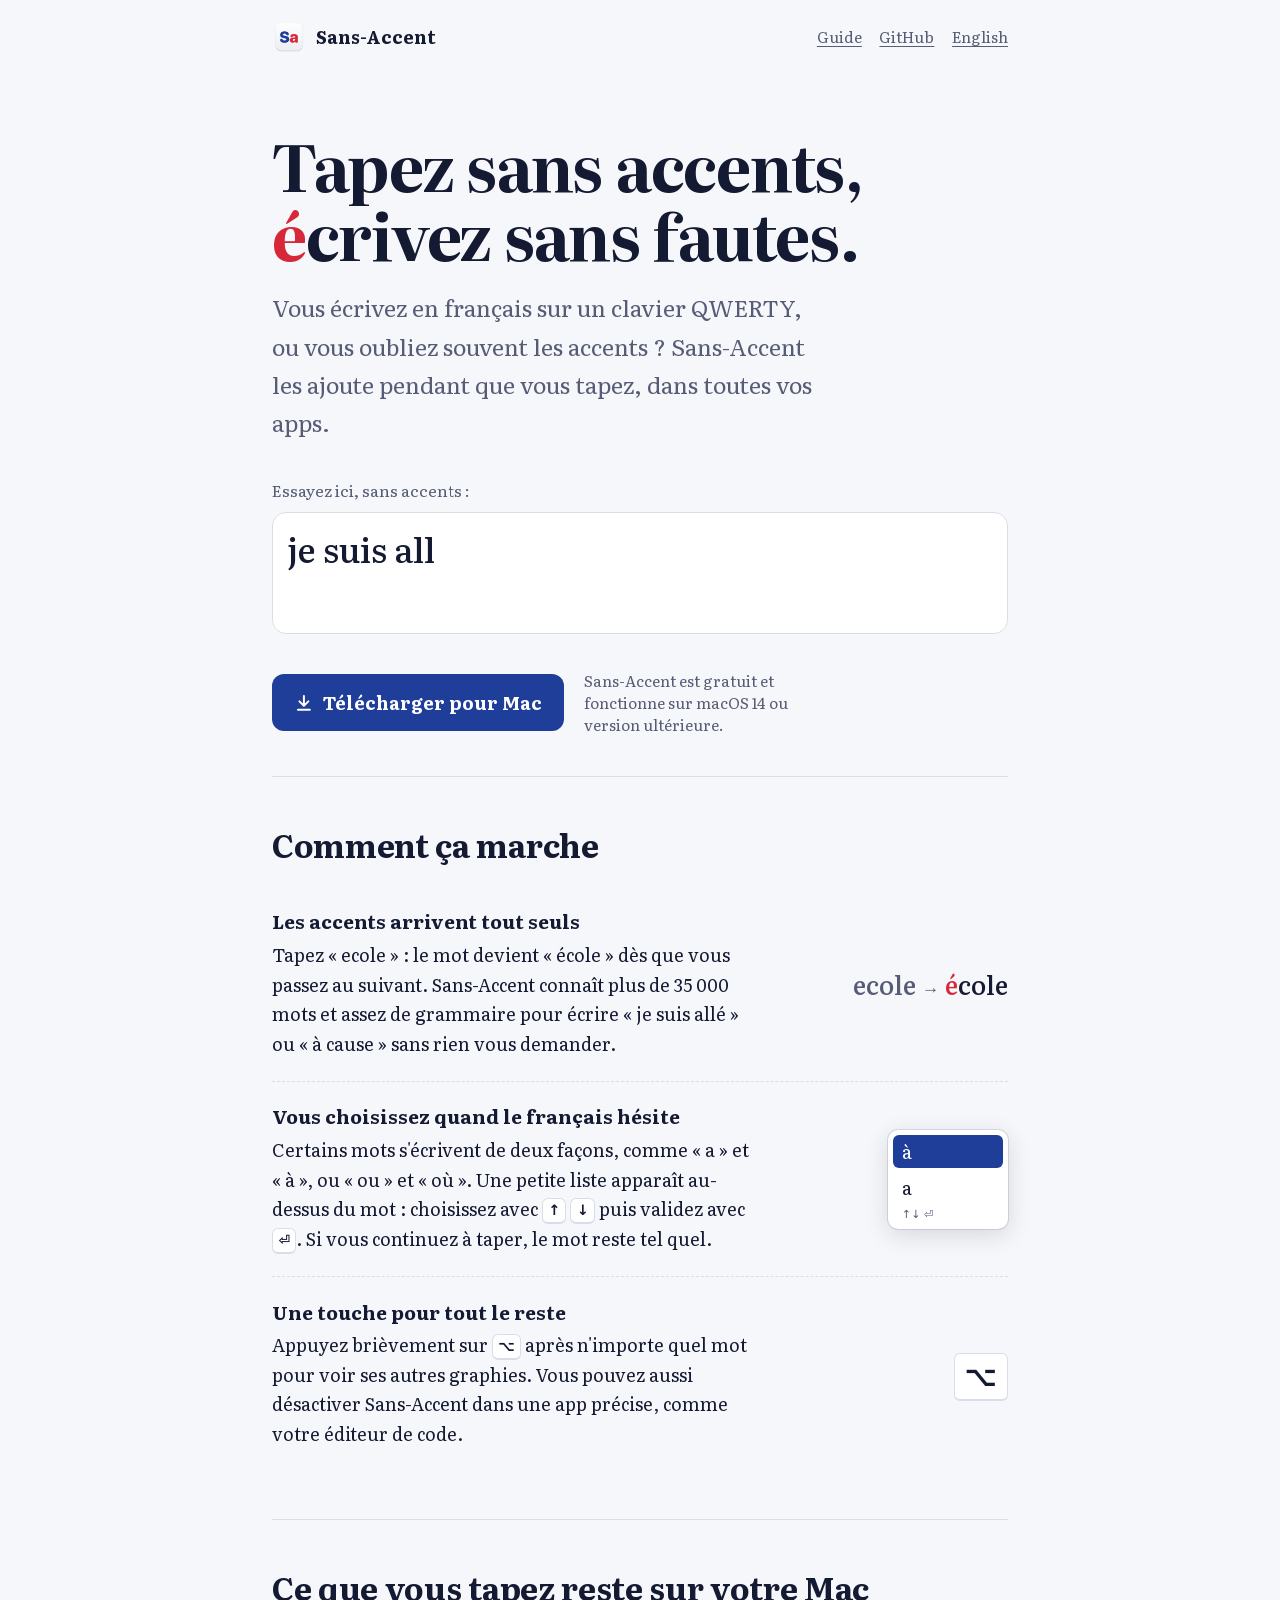
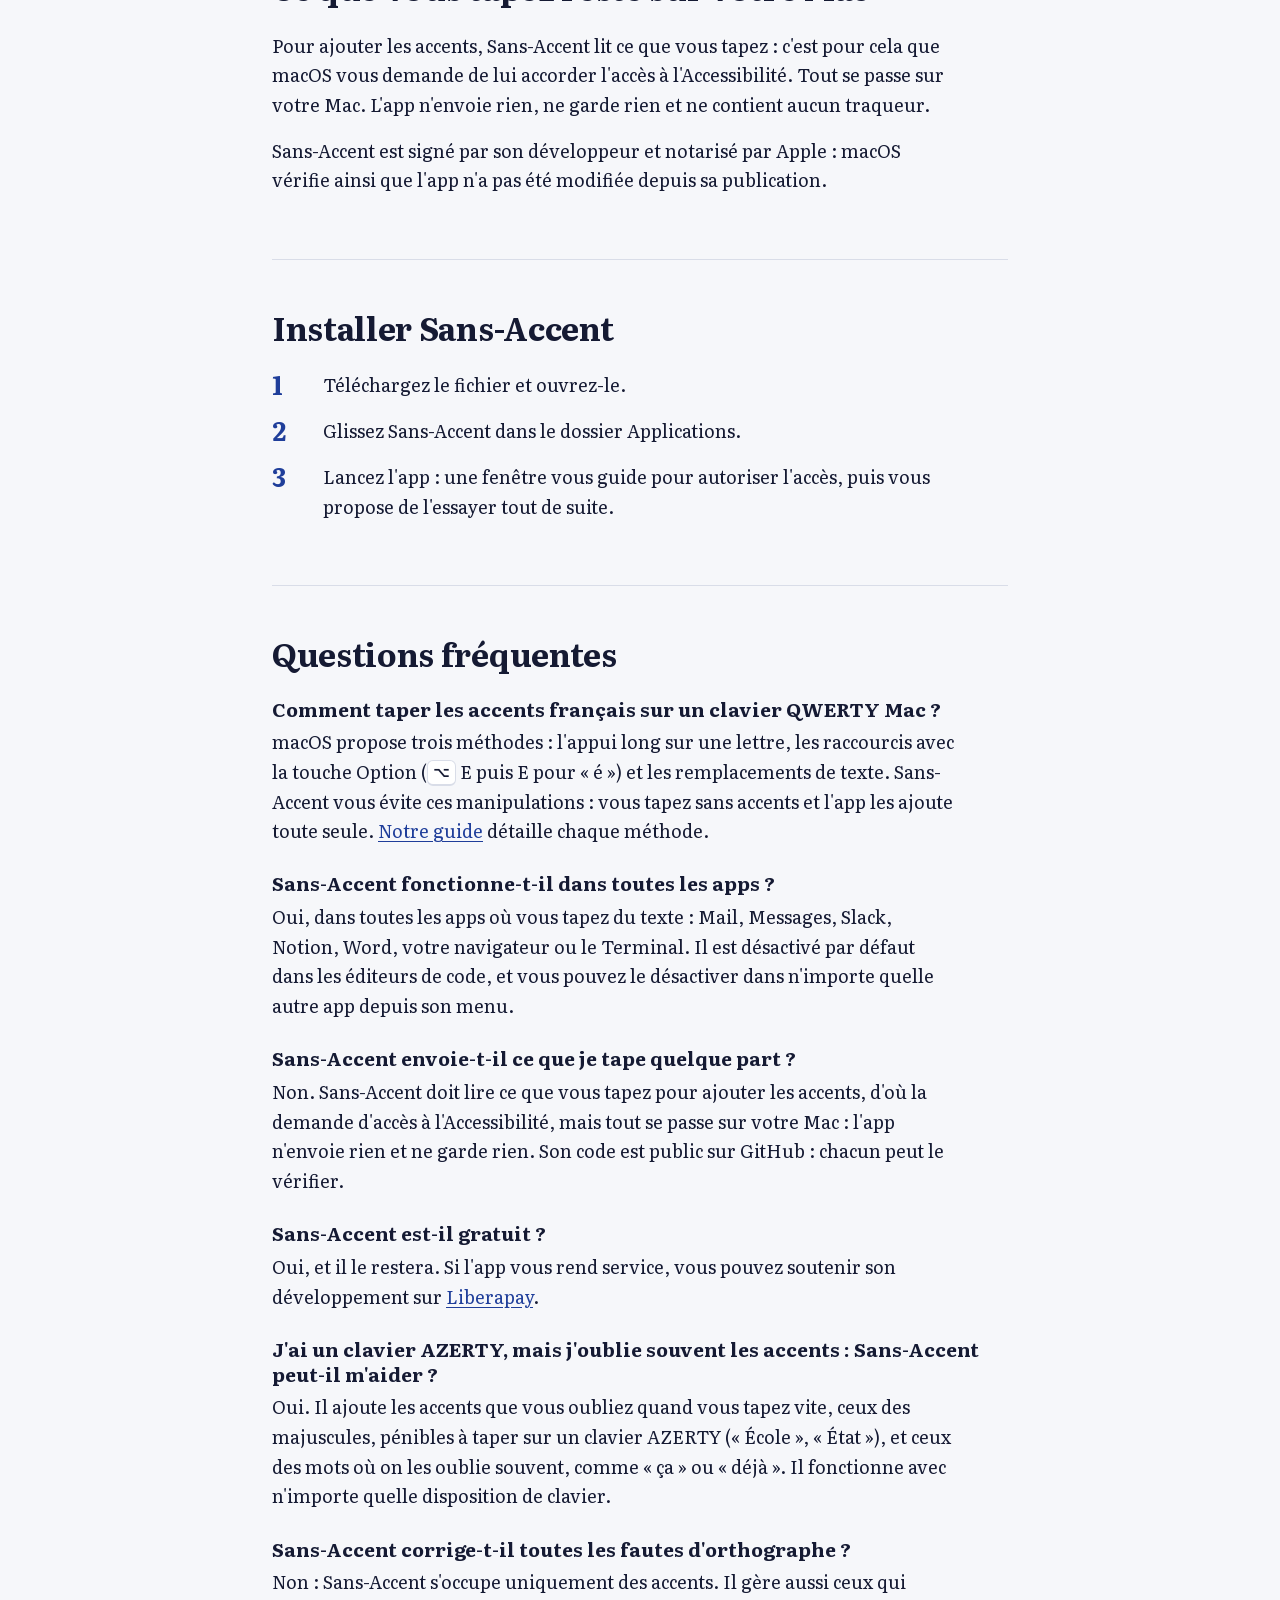
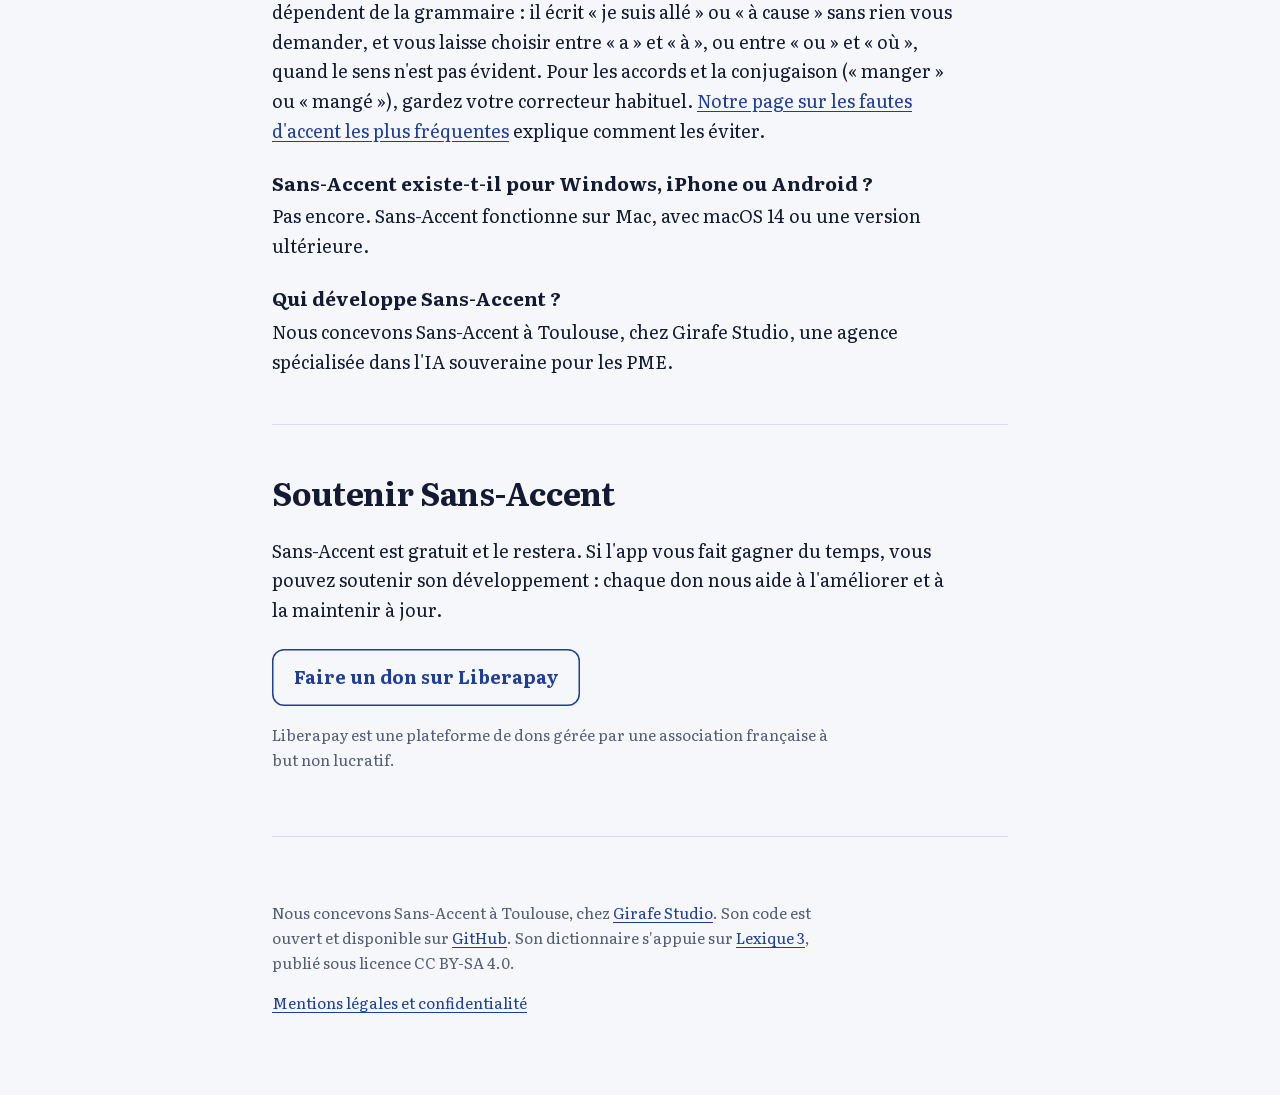
<file: site/index.html>
<!doctype html>
<html lang="fr">
<head>
  <meta charset="utf-8">
  <meta name="viewport" content="width=device-width, initial-scale=1">
  <title>Sans-Accent : les accents français sur un clavier QWERTY (Mac)</title>
  <meta name="description" content="Vous écrivez en français sur un clavier QWERTY, ou vous oubliez souvent les accents ? Sans-Accent les ajoute pendant que vous tapez, dans toutes vos apps Mac.">
  <link rel="canonical" href="https://sans-accent.com/">
  <link rel="alternate" hreflang="fr" href="https://sans-accent.com/">
  <link rel="alternate" hreflang="en" href="https://sans-accent.com/en/">
  <link rel="alternate" hreflang="x-default" href="https://sans-accent.com/">
  <meta property="og:type" content="website">
  <meta property="og:site_name" content="Sans-Accent">
  <meta property="og:title" content="Sans-Accent : tapez sans accents, écrivez sans fautes">
  <meta property="og:description" content="Vous écrivez en français sur un clavier QWERTY, ou vous oubliez souvent les accents ? Sans-Accent les ajoute pendant que vous tapez, dans toutes vos apps Mac.">
  <meta property="og:url" content="https://sans-accent.com/">
  <meta property="og:image" content="https://sans-accent.com/assets/og-fr.png">
  <meta property="og:image:width" content="1200">
  <meta property="og:image:height" content="630">
  <meta property="og:locale" content="fr_FR">
  <link rel="icon" href="assets/icon-256.png">
  <meta name="twitter:card" content="summary_large_image">
  <script type="application/ld+json" id="structured-data">
{
  "@context": "https://schema.org",
  "@graph": [
    {
      "@type": "SoftwareApplication",
      "@id": "https://sans-accent.com/#app",
      "name": "Sans-Accent",
      "description": "Vous écrivez en français sur un clavier QWERTY, ou vous oubliez souvent les accents ? Sans-Accent les ajoute pendant que vous tapez, dans toutes vos apps Mac.",
      "applicationCategory": "UtilitiesApplication",
      "operatingSystem": "macOS 14 or later",
      "softwareVersion": "1.0",
      "offers": {
        "@type": "Offer",
        "price": "0",
        "priceCurrency": "EUR"
      },
      "isAccessibleForFree": true,
      "downloadUrl": "https://github.com/antoineant/sans-accent/releases/latest/download/Sans-Accent.dmg",
      "url": "https://sans-accent.com/",
      "image": "https://sans-accent.com/assets/icon-512.png",
      "inLanguage": [
        "fr",
        "en"
      ],
      "license": "https://www.gnu.org/licenses/gpl-3.0.html",
      "codeRepository": "https://github.com/antoineant/sans-accent",
      "sameAs": [
        "https://github.com/antoineant/sans-accent"
      ],
      "author": {
        "@type": "Person",
        "name": "Antoine Barthès"
      },
      "publisher": {
        "@id": "https://www.girafestudio.fr/#organization"
      }
    },
    {
      "@type": "Organization",
      "@id": "https://www.girafestudio.fr/#organization",
      "name": "Girafe Studio",
      "url": "https://www.girafestudio.fr",
      "address": {
        "@type": "PostalAddress",
        "addressLocality": "Toulouse",
        "addressCountry": "FR"
      }
    },
    {
      "@type": "FAQPage",
      "inLanguage": "fr",
      "url": "https://sans-accent.com/",
      "mainEntity": [
        {
          "@type": "Question",
          "name": "Comment taper les accents français sur un clavier QWERTY Mac ?",
          "acceptedAnswer": {
            "@type": "Answer",
            "text": "macOS propose trois méthodes : l'appui long sur une lettre, les raccourcis avec la touche Option (⌥ E puis E pour « é ») et les remplacements de texte. Sans-Accent vous évite ces manipulations : vous tapez sans accents et l'app les ajoute toute seule. Notre guide détaille chaque méthode."
          }
        },
        {
          "@type": "Question",
          "name": "Sans-Accent fonctionne-t-il dans toutes les apps ?",
          "acceptedAnswer": {
            "@type": "Answer",
            "text": "Oui, dans toutes les apps où vous tapez du texte : Mail, Messages, Slack, Notion, Word, votre navigateur ou le Terminal. Il est désactivé par défaut dans les éditeurs de code, et vous pouvez le désactiver dans n'importe quelle autre app depuis son menu."
          }
        },
        {
          "@type": "Question",
          "name": "Sans-Accent envoie-t-il ce que je tape quelque part ?",
          "acceptedAnswer": {
            "@type": "Answer",
            "text": "Non. Sans-Accent doit lire ce que vous tapez pour ajouter les accents, d'où la demande d'accès à l'Accessibilité, mais tout se passe sur votre Mac : l'app n'envoie rien et ne garde rien. Son code est public sur GitHub : chacun peut le vérifier."
          }
        },
        {
          "@type": "Question",
          "name": "Sans-Accent est-il gratuit ?",
          "acceptedAnswer": {
            "@type": "Answer",
            "text": "Oui, et il le restera. Si l'app vous rend service, vous pouvez soutenir son développement sur Liberapay."
          }
        },
        {
          "@type": "Question",
          "name": "J'ai un clavier AZERTY, mais j'oublie souvent les accents : Sans-Accent peut-il m'aider ?",
          "acceptedAnswer": {
            "@type": "Answer",
            "text": "Oui. Il ajoute les accents que vous oubliez quand vous tapez vite, ceux des majuscules, pénibles à taper sur un clavier AZERTY (« École », « État »), et ceux des mots où on les oublie souvent, comme « ça » ou « déjà ». Il fonctionne avec n'importe quelle disposition de clavier."
          }
        },
        {
          "@type": "Question",
          "name": "Sans-Accent corrige-t-il toutes les fautes d'orthographe ?",
          "acceptedAnswer": {
            "@type": "Answer",
            "text": "Non : Sans-Accent s'occupe uniquement des accents. Il gère aussi ceux qui dépendent de la grammaire : il écrit « je suis allé » ou « à cause » sans rien vous demander, et vous laisse choisir entre « a » et « à », ou entre « ou » et « où », quand le sens n'est pas évident. Pour les accords et la conjugaison (« manger » ou « mangé »), gardez votre correcteur habituel. Notre page sur les fautes d'accent les plus fréquentes explique comment les éviter."
          }
        },
        {
          "@type": "Question",
          "name": "Sans-Accent existe-t-il pour Windows, iPhone ou Android ?",
          "acceptedAnswer": {
            "@type": "Answer",
            "text": "Pas encore. Sans-Accent fonctionne sur Mac, avec macOS 14 ou une version ultérieure."
          }
        },
        {
          "@type": "Question",
          "name": "Qui développe Sans-Accent ?",
          "acceptedAnswer": {
            "@type": "Answer",
            "text": "Nous concevons Sans-Accent à Toulouse, chez Girafe Studio, une agence spécialisée dans l'IA souveraine pour les PME."
          }
        }
      ]
    }
  ]
}
  </script>
  <link rel="preload" href="assets/fonts/literata-normal-latin.woff2" as="font" type="font/woff2" crossorigin>
  <link rel="stylesheet" href="assets/fonts.css">
  <link rel="stylesheet" href="assets/style.css">
</head>
<body>
  <div class="page">
    <header class="top">
      <a class="brand" href="./"><img src="assets/icon-256.png" alt="">Sans-Accent</a>
      <nav><a href="accents-clavier-qwerty-mac/">Guide</a><a href="https://github.com/antoineant/sans-accent">GitHub</a><a href="en/" hreflang="en" lang="en">English</a></nav>
    </header>

    <main>
      <div class="hero">
        <h1>Tapez sans accents, <span class="accent">é</span>crivez sans fautes.</h1>
        <p class="lead">Vous écrivez en français sur un clavier QWERTY, ou vous oubliez souvent les accents&nbsp;? Sans-Accent les ajoute pendant que vous tapez, dans toutes vos apps.</p>

        <div class="demo">
          <label for="demo-input">Essayez ici, sans accents&nbsp;:</label>
          <div class="demo-box">
            <div class="mirror" id="demo-mirror" aria-hidden="true"></div>
            <textarea id="demo-input" rows="2" spellcheck="false" autocomplete="off" autocapitalize="off"
                      placeholder="par exemple&nbsp;: je suis alle a l'ecole"></textarea>
          </div>
          <div class="choices" id="demo-choices" hidden>
            <span>Deux graphies possibles&nbsp;:</span>
            <span id="demo-choice-buttons"></span>
          </div>
        </div>

        <div class="download">
          <a class="button" href="https://github.com/antoineant/sans-accent/releases/latest/download/Sans-Accent.dmg">
            <svg viewBox="0 0 20 20" fill="none" stroke="currentColor" stroke-width="2" stroke-linecap="round" stroke-linejoin="round" aria-hidden="true"><path d="M10 3v10m-4.5-4.5L10 13l4.5-4.5M4 17h12"/></svg>
            Télécharger pour Mac
          </a>
          <p>Sans-Accent est gratuit et fonctionne sur macOS&nbsp;14 ou version ultérieure.</p>
        </div>
      </div>

      <section aria-labelledby="how">
        <h2 id="how">Comment ça marche</h2>
        <div class="feature">
          <div>
            <h3>Les accents arrivent tout seuls</h3>
            <p>Tapez «&nbsp;ecole&nbsp;»&nbsp;: le mot devient «&nbsp;école&nbsp;» dès que vous passez au suivant. Sans-Accent connaît plus de 35&nbsp;000 mots et assez de grammaire pour écrire «&nbsp;je suis allé&nbsp;» ou «&nbsp;à cause&nbsp;» sans rien vous demander.</p>
          </div>
          <div class="example" aria-hidden="true"><span class="typed">ecole</span><span class="arrow">→</span><span class="accent">é</span>cole</div>
        </div>
        <div class="feature">
          <div>
            <h3>Vous choisissez quand le français hésite</h3>
            <p>Certains mots s'écrivent de deux façons, comme «&nbsp;a&nbsp;» et «&nbsp;à&nbsp;», ou «&nbsp;ou&nbsp;» et «&nbsp;où&nbsp;». Une petite liste apparaît au-dessus du mot&nbsp;: choisissez avec <span class="keys"><kbd>↑</kbd> <kbd>↓</kbd></span> puis validez avec <kbd>⏎</kbd>. Si vous continuez à taper, le mot reste tel quel.</p>
          </div>
          <div class="mini-list" aria-hidden="true"><span class="on">à</span><span>a</span><small>↑↓ ⏎</small></div>
        </div>
        <div class="feature">
          <div>
            <h3>Une touche pour tout le reste</h3>
            <p>Appuyez brièvement sur <kbd>⌥</kbd> après n'importe quel mot pour voir ses autres graphies. Vous pouvez aussi désactiver Sans-Accent dans une app précise, comme votre éditeur de code.</p>
          </div>
          <div class="big-key" aria-hidden="true"><kbd>⌥</kbd></div>
        </div>
      </section>

      <section aria-labelledby="privacy">
        <h2 id="privacy">Ce que vous tapez reste sur votre Mac</h2>
        <p>Pour ajouter les accents, Sans-Accent lit ce que vous tapez&nbsp;: c'est pour cela que macOS vous demande de lui accorder l'accès à l'Accessibilité. Tout se passe sur votre Mac. L'app n'envoie rien, ne garde rien et ne contient aucun traqueur.</p>
        <p>Sans-Accent est signé par son développeur et notarisé par Apple&nbsp;: macOS vérifie ainsi que l'app n'a pas été modifiée depuis sa publication.</p>
      </section>

      <section aria-labelledby="install">
        <h2 id="install">Installer Sans-Accent</h2>
        <ol class="steps">
          <li><span>Téléchargez le fichier et ouvrez-le.</span></li>
          <li><span>Glissez Sans-Accent dans le dossier Applications.</span></li>
          <li><span>Lancez l'app&nbsp;: une fenêtre vous guide pour autoriser l'accès, puis vous propose de l'essayer tout de suite.</span></li>
        </ol>
      </section>
      <section aria-labelledby="faq-titre" id="faq">
        <h2 id="faq-titre">Questions fréquentes</h2>
        <div class="faq">
          <h3>Comment taper les accents français sur un clavier QWERTY Mac&nbsp;?</h3>
          <p>macOS propose trois méthodes&nbsp;: l'appui long sur une lettre, les raccourcis avec la touche Option (<kbd>⌥</kbd>&nbsp;E puis E pour «&nbsp;é&nbsp;») et les remplacements de texte. Sans-Accent vous évite ces manipulations&nbsp;: vous tapez sans accents et l'app les ajoute toute seule. <a href="accents-clavier-qwerty-mac/">Notre guide</a> détaille chaque méthode.</p>
          <h3>Sans-Accent fonctionne-t-il dans toutes les apps&nbsp;?</h3>
          <p>Oui, dans toutes les apps où vous tapez du texte&nbsp;: Mail, Messages, Slack, Notion, Word, votre navigateur ou le Terminal. Il est désactivé par défaut dans les éditeurs de code, et vous pouvez le désactiver dans n'importe quelle autre app depuis son menu.</p>
          <h3>Sans-Accent envoie-t-il ce que je tape quelque part&nbsp;?</h3>
          <p>Non. Sans-Accent doit lire ce que vous tapez pour ajouter les accents, d'où la demande d'accès à l'Accessibilité, mais tout se passe sur votre Mac&nbsp;: l'app n'envoie rien et ne garde rien. Son code est public sur GitHub&nbsp;: chacun peut le vérifier.</p>
          <h3>Sans-Accent est-il gratuit&nbsp;?</h3>
          <p>Oui, et il le restera. Si l'app vous rend service, vous pouvez soutenir son développement sur <a href="https://liberapay.com/antoineant/donate">Liberapay</a>.</p>
          <h3>J'ai un clavier AZERTY, mais j'oublie souvent les accents&nbsp;: Sans-Accent peut-il m'aider&nbsp;?</h3>
          <p>Oui. Il ajoute les accents que vous oubliez quand vous tapez vite, ceux des majuscules, pénibles à taper sur un clavier AZERTY («&nbsp;École&nbsp;», «&nbsp;État&nbsp;»), et ceux des mots où on les oublie souvent, comme «&nbsp;ça&nbsp;» ou «&nbsp;déjà&nbsp;». Il fonctionne avec n'importe quelle disposition de clavier.</p>
          <h3>Sans-Accent corrige-t-il toutes les fautes d'orthographe&nbsp;?</h3>
          <p>Non&nbsp;: Sans-Accent s'occupe uniquement des accents. Il gère aussi ceux qui dépendent de la grammaire&nbsp;: il écrit «&nbsp;je suis allé&nbsp;» ou «&nbsp;à cause&nbsp;» sans rien vous demander, et vous laisse choisir entre «&nbsp;a&nbsp;» et «&nbsp;à&nbsp;», ou entre «&nbsp;ou&nbsp;» et «&nbsp;où&nbsp;», quand le sens n'est pas évident. Pour les accords et la conjugaison («&nbsp;manger&nbsp;» ou «&nbsp;mangé&nbsp;»), gardez votre correcteur habituel. <a href="fautes-accent-frequentes/">Notre page sur les fautes d'accent les plus fréquentes</a> explique comment les éviter.</p>
          <h3>Sans-Accent existe-t-il pour Windows, iPhone ou Android&nbsp;?</h3>
          <p>Pas encore. Sans-Accent fonctionne sur Mac, avec macOS&nbsp;14 ou une version ultérieure.</p>
          <h3>Qui développe Sans-Accent&nbsp;?</h3>
          <p>Nous concevons Sans-Accent à Toulouse, chez Girafe Studio, une agence spécialisée dans l'IA souveraine pour les PME.</p>
        </div>
      </section>

      <section aria-labelledby="soutenir-titre" id="soutenir">
        <h2 id="soutenir-titre">Soutenir Sans-Accent</h2>
        <p>Sans-Accent est gratuit et le restera. Si l'app vous fait gagner du temps, vous pouvez soutenir son développement&nbsp;: chaque don nous aide à l'améliorer et à la maintenir à jour.</p>
        <div class="support">
          <a class="button secondary" href="https://liberapay.com/antoineant/donate">Faire un don sur Liberapay</a>
        </div>
        <p class="note">Liberapay est une plateforme de dons gérée par une association française à but non lucratif.</p>
      </section>
    </main>

    <footer>
      <p>Nous concevons Sans-Accent à Toulouse, chez <a href="https://www.girafestudio.fr">Girafe Studio</a>. Son code est ouvert et disponible sur <a href="https://github.com/antoineant/sans-accent">GitHub</a>. Son dictionnaire s'appuie sur <a href="http://www.lexique.org">Lexique&nbsp;3</a>, publié sous licence CC&nbsp;BY-SA&nbsp;4.0.</p>
      <p><a href="mentions-legales/">Mentions légales et confidentialité</a></p>
    </footer>
  </div>
  <script src="assets/demo.js"></script>
</body>
</html>
</file>
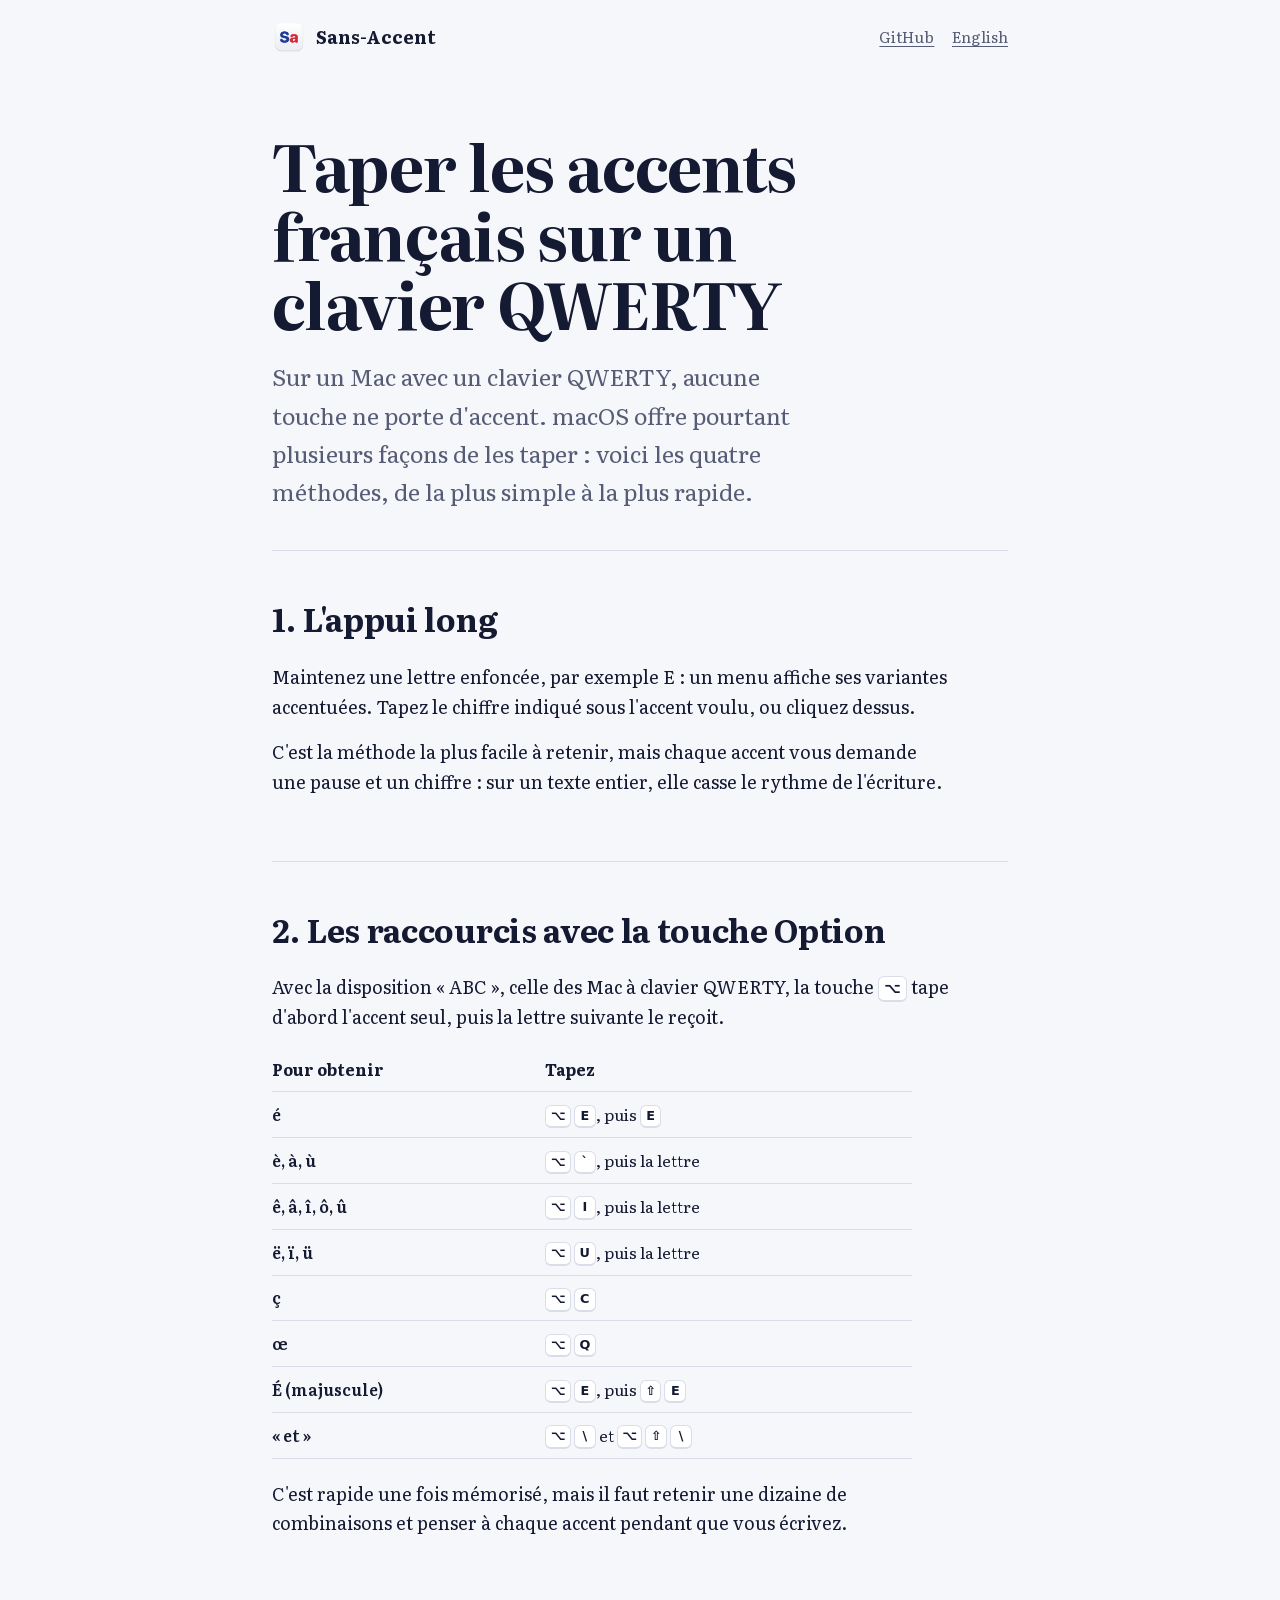
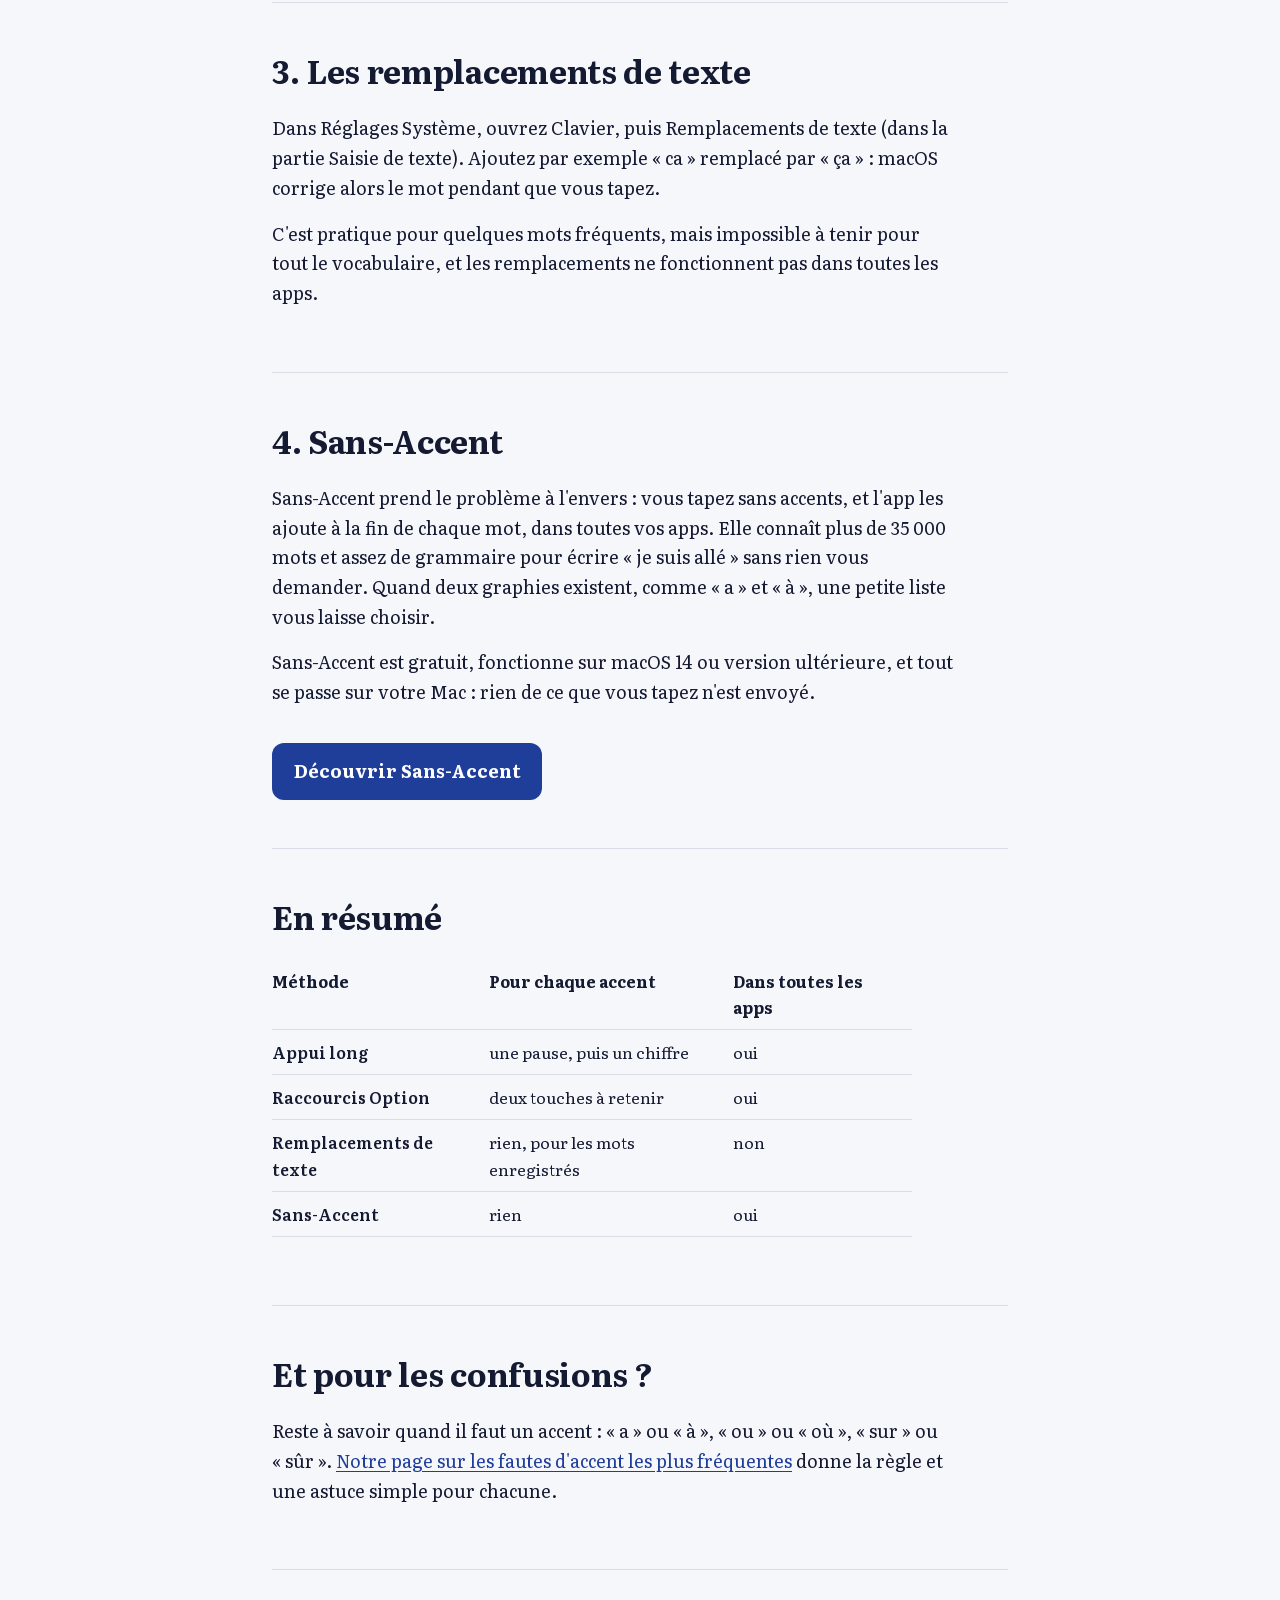
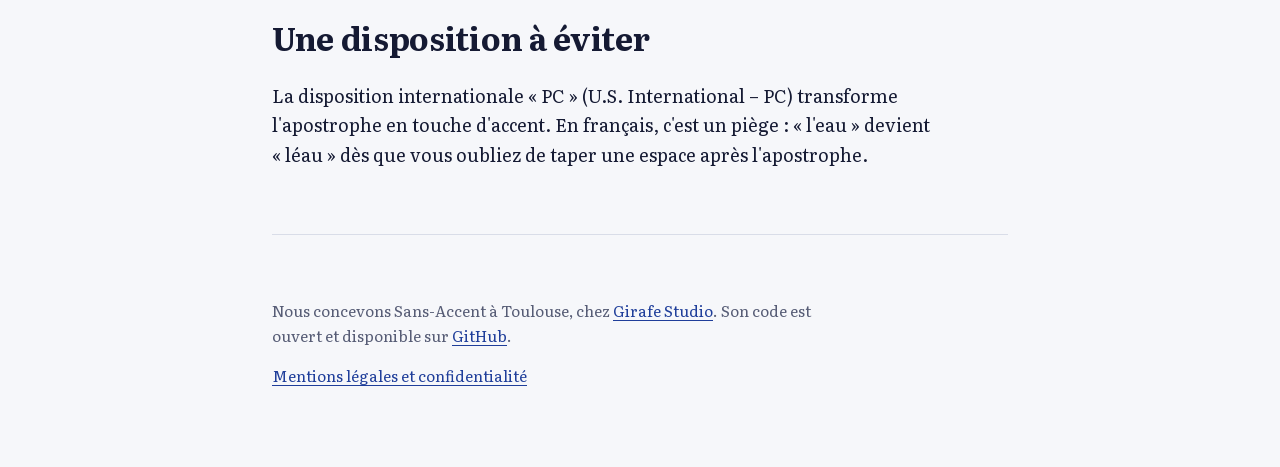
<file: site/accents-clavier-qwerty-mac/index.html>
<!doctype html>
<html lang="fr">
<head>
  <meta charset="utf-8">
  <meta name="viewport" content="width=device-width, initial-scale=1">
  <title>Taper les accents français sur un clavier QWERTY (Mac) : 4 méthodes</title>
  <meta name="description" content="Appui long, raccourcis Option, remplacements de texte ou Sans-Accent : comment taper é, è, à, ç et les autres accents français sur un Mac avec un clavier QWERTY.">
  <link rel="canonical" href="https://sans-accent.com/accents-clavier-qwerty-mac/">
  <link rel="alternate" hreflang="fr" href="https://sans-accent.com/accents-clavier-qwerty-mac/">
  <link rel="alternate" hreflang="en" href="https://sans-accent.com/en/french-accents-qwerty-mac/">
  <link rel="alternate" hreflang="x-default" href="https://sans-accent.com/accents-clavier-qwerty-mac/">
  <meta property="og:type" content="article">
  <meta property="og:site_name" content="Sans-Accent">
  <meta property="og:title" content="Taper les accents français sur un clavier QWERTY (Mac)">
  <meta property="og:description" content="Appui long, raccourcis Option, remplacements de texte ou Sans-Accent : les 4 méthodes pour taper les accents sur un Mac QWERTY.">
  <meta property="og:url" content="https://sans-accent.com/accents-clavier-qwerty-mac/">
  <meta property="og:image" content="https://sans-accent.com/assets/og-fr.png">
  <meta property="og:image:width" content="1200">
  <meta property="og:image:height" content="630">
  <meta property="og:locale" content="fr_FR">
  <link rel="icon" href="../assets/icon-256.png">
  <meta name="twitter:card" content="summary_large_image">
  <script type="application/ld+json" id="structured-data">
{
  "@context": "https://schema.org",
  "@graph": [
    {
      "@type": "SoftwareApplication",
      "@id": "https://sans-accent.com/#app",
      "name": "Sans-Accent",
      "description": "Appui long, raccourcis Option, remplacements de texte ou Sans-Accent : comment taper é, è, à, ç et les autres accents français sur un Mac avec un clavier QWERTY.",
      "applicationCategory": "UtilitiesApplication",
      "operatingSystem": "macOS 14 or later",
      "softwareVersion": "1.0",
      "offers": {
        "@type": "Offer",
        "price": "0",
        "priceCurrency": "EUR"
      },
      "isAccessibleForFree": true,
      "downloadUrl": "https://github.com/antoineant/sans-accent/releases/latest/download/Sans-Accent.dmg",
      "url": "https://sans-accent.com/",
      "image": "https://sans-accent.com/assets/icon-512.png",
      "inLanguage": [
        "fr",
        "en"
      ],
      "license": "https://www.gnu.org/licenses/gpl-3.0.html",
      "codeRepository": "https://github.com/antoineant/sans-accent",
      "sameAs": [
        "https://github.com/antoineant/sans-accent"
      ],
      "author": {
        "@type": "Person",
        "name": "Antoine Barthès"
      },
      "publisher": {
        "@id": "https://www.girafestudio.fr/#organization"
      }
    },
    {
      "@type": "Organization",
      "@id": "https://www.girafestudio.fr/#organization",
      "name": "Girafe Studio",
      "url": "https://www.girafestudio.fr",
      "address": {
        "@type": "PostalAddress",
        "addressLocality": "Toulouse",
        "addressCountry": "FR"
      }
    },
    {
      "@type": "Article",
      "headline": "Taper les accents français sur un clavier QWERTY",
      "description": "Appui long, raccourcis Option, remplacements de texte ou Sans-Accent : comment taper é, è, à, ç et les autres accents français sur un Mac avec un clavier QWERTY.",
      "inLanguage": "fr",
      "url": "https://sans-accent.com/accents-clavier-qwerty-mac/",
      "image": "https://sans-accent.com/assets/og-fr.png",
      "dateModified": "2026-09-29",
      "author": {
        "@type": "Person",
        "name": "Antoine Barthès"
      },
      "publisher": {
        "@id": "https://www.girafestudio.fr/#organization"
      },
      "about": {
        "@id": "https://sans-accent.com/#app"
      }
    }
  ]
}
  </script>
  <link rel="preload" href="../assets/fonts/literata-normal-latin.woff2" as="font" type="font/woff2" crossorigin>
  <link rel="stylesheet" href="../assets/fonts.css">
  <link rel="stylesheet" href="../assets/style.css">
</head>
<body>
  <div class="page">
    <header class="top">
      <a class="brand" href="../"><img src="../assets/icon-256.png" alt="">Sans-Accent</a>
      <nav><a href="https://github.com/antoineant/sans-accent">GitHub</a><a href="../en/french-accents-qwerty-mac/" hreflang="en" lang="en">English</a></nav>
    </header>

    <main class="guide">
      <div class="hero">
        <h1>Taper les accents français sur un clavier QWERTY</h1>
        <p class="lead">Sur un Mac avec un clavier QWERTY, aucune touche ne porte d'accent. macOS offre pourtant plusieurs façons de les taper&nbsp;: voici les quatre méthodes, de la plus simple à la plus rapide.</p>
      </div>

      <section aria-labelledby="appui-long">
        <h2 id="appui-long">1. L'appui long</h2>
        <p>Maintenez une lettre enfoncée, par exemple E&nbsp;: un menu affiche ses variantes accentuées. Tapez le chiffre indiqué sous l'accent voulu, ou cliquez dessus.</p>
        <p>C'est la méthode la plus facile à retenir, mais chaque accent vous demande une pause et un chiffre&nbsp;: sur un texte entier, elle casse le rythme de l'écriture.</p>
      </section>

      <section aria-labelledby="option">
        <h2 id="option">2. Les raccourcis avec la touche Option</h2>
        <p>Avec la disposition «&nbsp;ABC&nbsp;», celle des Mac à clavier QWERTY, la touche <kbd>⌥</kbd> tape d'abord l'accent seul, puis la lettre suivante le reçoit.</p>
        <table>
          <thead><tr><th scope="col">Pour obtenir</th><th scope="col">Tapez</th></tr></thead>
          <tbody>
            <tr><td>é</td><td><kbd>⌥</kbd>&nbsp;<kbd>E</kbd>, puis <kbd>E</kbd></td></tr>
            <tr><td>è, à, ù</td><td><kbd>⌥</kbd>&nbsp;<kbd>`</kbd>, puis la lettre</td></tr>
            <tr><td>ê, â, î, ô, û</td><td><kbd>⌥</kbd>&nbsp;<kbd>I</kbd>, puis la lettre</td></tr>
            <tr><td>ë, ï, ü</td><td><kbd>⌥</kbd>&nbsp;<kbd>U</kbd>, puis la lettre</td></tr>
            <tr><td>ç</td><td><kbd>⌥</kbd>&nbsp;<kbd>C</kbd></td></tr>
            <tr><td>œ</td><td><kbd>⌥</kbd>&nbsp;<kbd>Q</kbd></td></tr>
            <tr><td>É (majuscule)</td><td><kbd>⌥</kbd>&nbsp;<kbd>E</kbd>, puis <kbd>⇧</kbd>&nbsp;<kbd>E</kbd></td></tr>
            <tr><td>« et »</td><td><kbd>⌥</kbd>&nbsp;<kbd>\</kbd> et <kbd>⌥</kbd>&nbsp;<kbd>⇧</kbd>&nbsp;<kbd>\</kbd></td></tr>
          </tbody>
        </table>
        <p>C'est rapide une fois mémorisé, mais il faut retenir une dizaine de combinaisons et penser à chaque accent pendant que vous écrivez.</p>
      </section>

      <section aria-labelledby="remplacements">
        <h2 id="remplacements">3. Les remplacements de texte</h2>
        <p>Dans Réglages Système, ouvrez Clavier, puis Remplacements de texte (dans la partie Saisie de texte). Ajoutez par exemple «&nbsp;ca&nbsp;» remplacé par «&nbsp;ça&nbsp;»&nbsp;: macOS corrige alors le mot pendant que vous tapez.</p>
        <p>C'est pratique pour quelques mots fréquents, mais impossible à tenir pour tout le vocabulaire, et les remplacements ne fonctionnent pas dans toutes les apps.</p>
      </section>

      <section aria-labelledby="sans-accent">
        <h2 id="sans-accent">4. Sans-Accent</h2>
        <p>Sans-Accent prend le problème à l'envers&nbsp;: vous tapez sans accents, et l'app les ajoute à la fin de chaque mot, dans toutes vos apps. Elle connaît plus de 35&nbsp;000 mots et assez de grammaire pour écrire «&nbsp;je suis allé&nbsp;» sans rien vous demander. Quand deux graphies existent, comme «&nbsp;a&nbsp;» et «&nbsp;à&nbsp;», une petite liste vous laisse choisir.</p>
        <p>Sans-Accent est gratuit, fonctionne sur macOS&nbsp;14 ou version ultérieure, et tout se passe sur votre Mac&nbsp;: rien de ce que vous tapez n'est envoyé.</p>
        <div class="download">
          <a class="button" href="../">Découvrir Sans-Accent</a>
        </div>
      </section>

      <section aria-labelledby="resume">
        <h2 id="resume">En résumé</h2>
        <table>
          <thead><tr><th scope="col">Méthode</th><th scope="col">Pour chaque accent</th><th scope="col">Dans toutes les apps</th></tr></thead>
          <tbody>
            <tr><td>Appui long</td><td>une pause, puis un chiffre</td><td>oui</td></tr>
            <tr><td>Raccourcis Option</td><td>deux touches à retenir</td><td>oui</td></tr>
            <tr><td>Remplacements de texte</td><td>rien, pour les mots enregistrés</td><td>non</td></tr>
            <tr><td>Sans-Accent</td><td>rien</td><td>oui</td></tr>
          </tbody>
        </table>
      </section>

      <section aria-labelledby="confusions">
        <h2 id="confusions">Et pour les confusions&nbsp;?</h2>
        <p>Reste à savoir quand il faut un accent&nbsp;: «&nbsp;a&nbsp;» ou «&nbsp;à&nbsp;», «&nbsp;ou&nbsp;» ou «&nbsp;où&nbsp;», «&nbsp;sur&nbsp;» ou «&nbsp;sûr&nbsp;». <a href="../fautes-accent-frequentes/">Notre page sur les fautes d'accent les plus fréquentes</a> donne la règle et une astuce simple pour chacune.</p>
      </section>

      <section aria-labelledby="a-eviter">
        <h2 id="a-eviter">Une disposition à éviter</h2>
        <p>La disposition internationale «&nbsp;PC&nbsp;» (U.S. International – PC) transforme l'apostrophe en touche d'accent. En français, c'est un piège&nbsp;: «&nbsp;l'eau&nbsp;» devient «&nbsp;léau&nbsp;» dès que vous oubliez de taper une espace après l'apostrophe.</p>
      </section>
    </main>

    <footer>
      <p>Nous concevons Sans-Accent à Toulouse, chez <a href="https://www.girafestudio.fr">Girafe Studio</a>. Son code est ouvert et disponible sur <a href="https://github.com/antoineant/sans-accent">GitHub</a>.</p>
      <p><a href="../mentions-legales/">Mentions légales et confidentialité</a></p>
    </footer>
  </div>
</body>
</html>
</file>
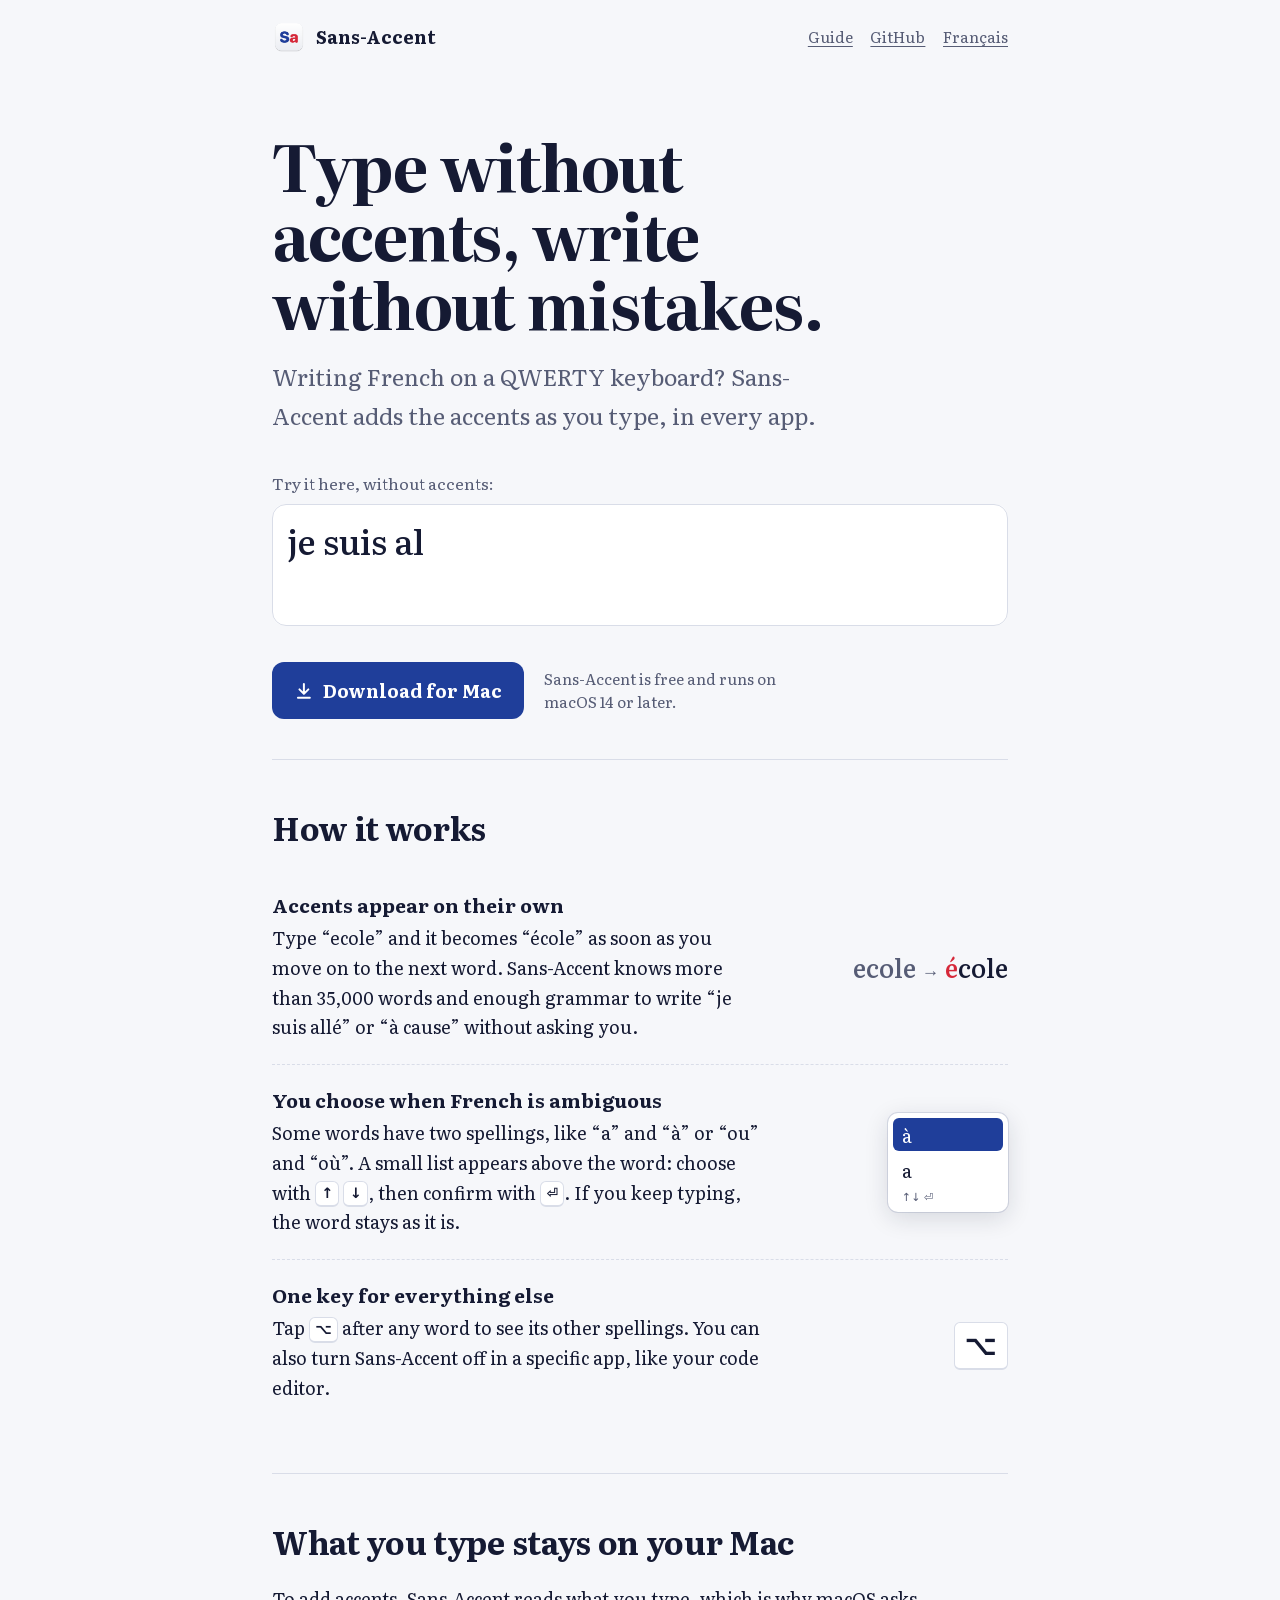
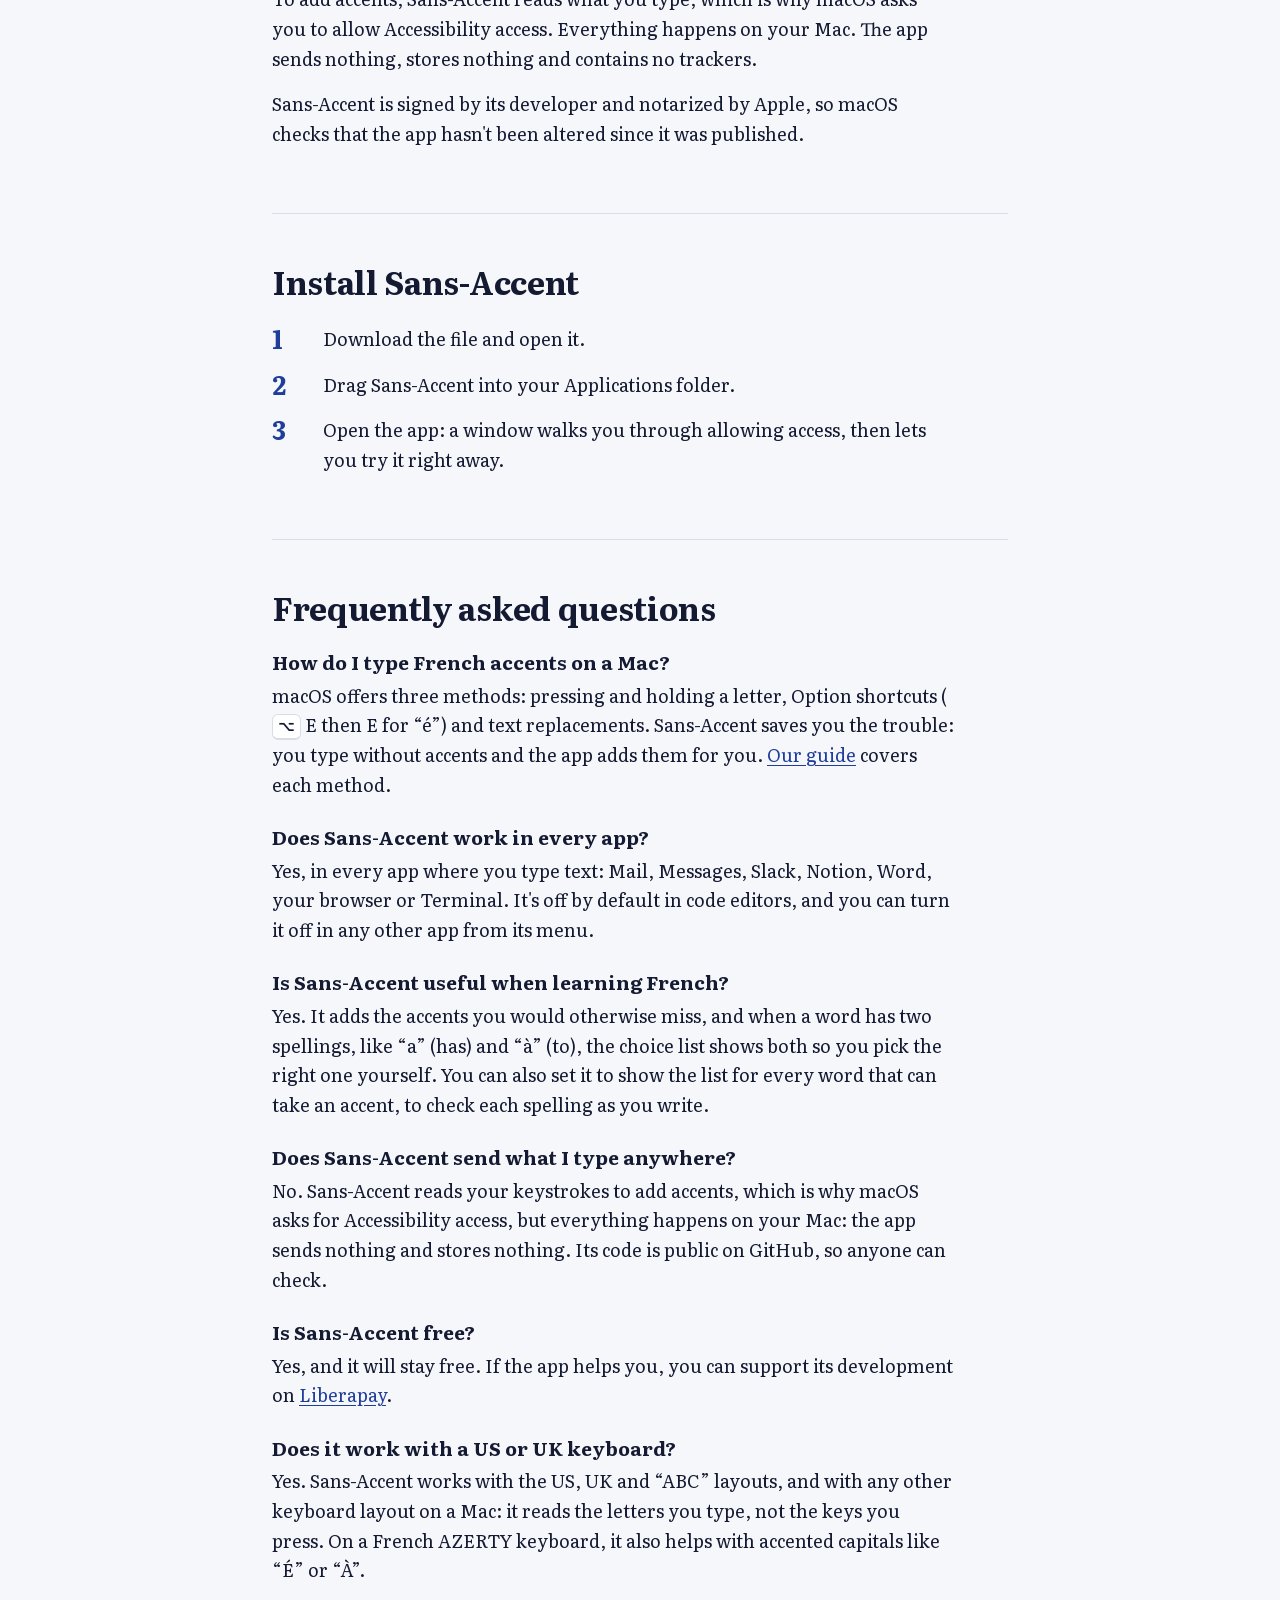
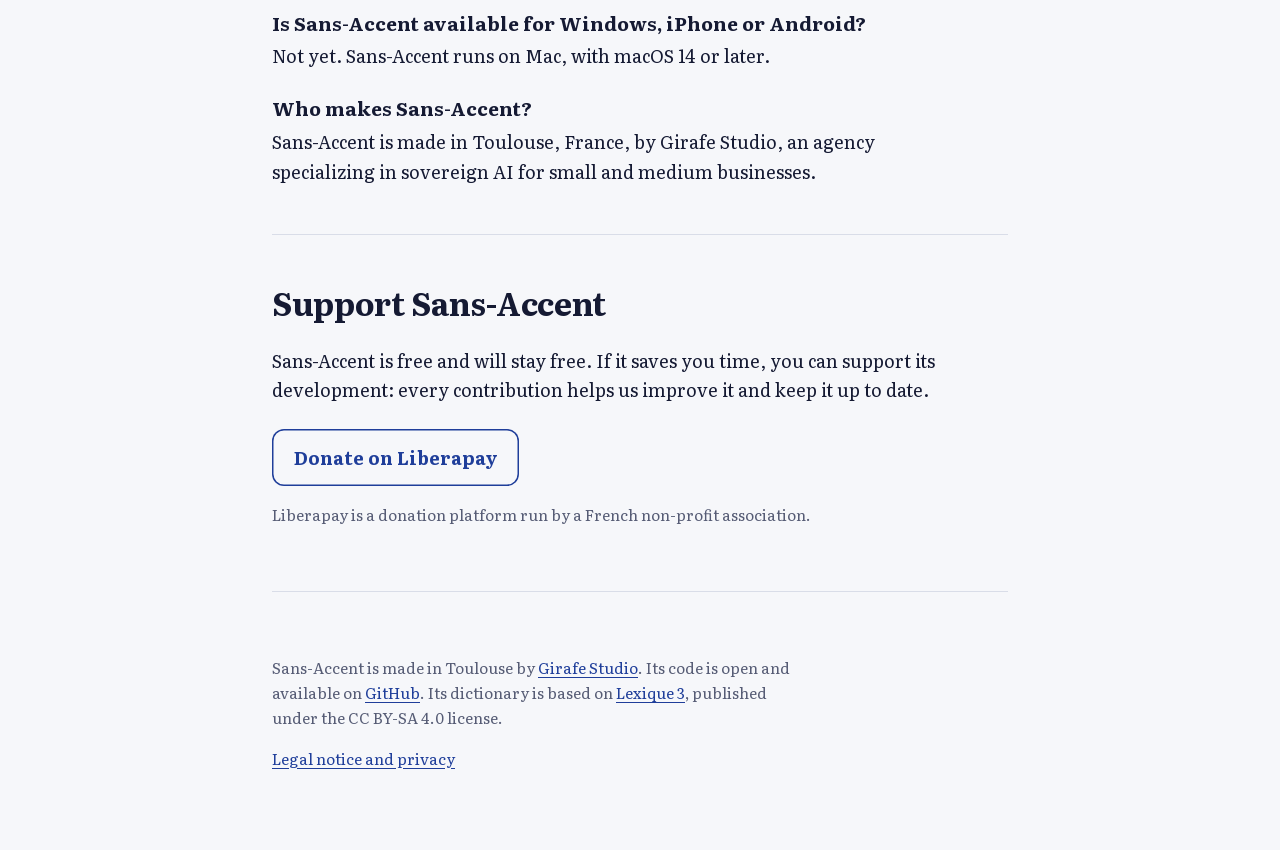
<file: site/en/index.html>
<!doctype html>
<html lang="en">
<head>
  <meta charset="utf-8">
  <meta name="viewport" content="width=device-width, initial-scale=1">
  <title>Sans-Accent: French accents on a QWERTY keyboard (Mac)</title>
  <meta name="description" content="Writing French on a QWERTY keyboard? Sans-Accent adds the accents as you type, in every Mac app.">
  <link rel="canonical" href="https://sans-accent.com/en/">
  <link rel="alternate" hreflang="fr" href="https://sans-accent.com/">
  <link rel="alternate" hreflang="en" href="https://sans-accent.com/en/">
  <link rel="alternate" hreflang="x-default" href="https://sans-accent.com/">
  <meta property="og:type" content="website">
  <meta property="og:site_name" content="Sans-Accent">
  <meta property="og:title" content="Sans-Accent: type without accents, write without mistakes">
  <meta property="og:description" content="Writing French on a QWERTY keyboard? Sans-Accent adds the accents as you type, in every Mac app.">
  <meta property="og:url" content="https://sans-accent.com/en/">
  <meta property="og:image" content="https://sans-accent.com/assets/og-en.png">
  <meta property="og:image:width" content="1200">
  <meta property="og:image:height" content="630">
  <meta property="og:locale" content="en_US">
  <link rel="icon" href="../assets/icon-256.png">
  <meta name="twitter:card" content="summary_large_image">
  <script type="application/ld+json" id="structured-data">
{
  "@context": "https://schema.org",
  "@graph": [
    {
      "@type": "SoftwareApplication",
      "@id": "https://sans-accent.com/#app",
      "name": "Sans-Accent",
      "description": "Writing French on a QWERTY keyboard? Sans-Accent adds the accents as you type, in every Mac app.",
      "applicationCategory": "UtilitiesApplication",
      "operatingSystem": "macOS 14 or later",
      "softwareVersion": "1.0",
      "offers": {
        "@type": "Offer",
        "price": "0",
        "priceCurrency": "EUR"
      },
      "isAccessibleForFree": true,
      "downloadUrl": "https://github.com/antoineant/sans-accent/releases/latest/download/Sans-Accent.dmg",
      "url": "https://sans-accent.com/en/",
      "image": "https://sans-accent.com/assets/icon-512.png",
      "inLanguage": [
        "fr",
        "en"
      ],
      "license": "https://www.gnu.org/licenses/gpl-3.0.html",
      "codeRepository": "https://github.com/antoineant/sans-accent",
      "sameAs": [
        "https://github.com/antoineant/sans-accent"
      ],
      "author": {
        "@type": "Person",
        "name": "Antoine Barthès"
      },
      "publisher": {
        "@id": "https://www.girafestudio.fr/#organization"
      }
    },
    {
      "@type": "Organization",
      "@id": "https://www.girafestudio.fr/#organization",
      "name": "Girafe Studio",
      "url": "https://www.girafestudio.fr",
      "address": {
        "@type": "PostalAddress",
        "addressLocality": "Toulouse",
        "addressCountry": "FR"
      }
    },
    {
      "@type": "FAQPage",
      "inLanguage": "en",
      "url": "https://sans-accent.com/en/",
      "mainEntity": [
        {
          "@type": "Question",
          "name": "How do I type French accents on a Mac?",
          "acceptedAnswer": {
            "@type": "Answer",
            "text": "macOS offers three methods: pressing and holding a letter, Option shortcuts (⌥ E then E for “é”) and text replacements. Sans-Accent saves you the trouble: you type without accents and the app adds them for you. Our guide covers each method."
          }
        },
        {
          "@type": "Question",
          "name": "Does Sans-Accent work in every app?",
          "acceptedAnswer": {
            "@type": "Answer",
            "text": "Yes, in every app where you type text: Mail, Messages, Slack, Notion, Word, your browser or Terminal. It's off by default in code editors, and you can turn it off in any other app from its menu."
          }
        },
        {
          "@type": "Question",
          "name": "Is Sans-Accent useful when learning French?",
          "acceptedAnswer": {
            "@type": "Answer",
            "text": "Yes. It adds the accents you would otherwise miss, and when a word has two spellings, like “a” (has) and “à” (to), the choice list shows both so you pick the right one yourself. You can also set it to show the list for every word that can take an accent, to check each spelling as you write."
          }
        },
        {
          "@type": "Question",
          "name": "Does Sans-Accent send what I type anywhere?",
          "acceptedAnswer": {
            "@type": "Answer",
            "text": "No. Sans-Accent reads your keystrokes to add accents, which is why macOS asks for Accessibility access, but everything happens on your Mac: the app sends nothing and stores nothing. Its code is public on GitHub, so anyone can check."
          }
        },
        {
          "@type": "Question",
          "name": "Is Sans-Accent free?",
          "acceptedAnswer": {
            "@type": "Answer",
            "text": "Yes, and it will stay free. If the app helps you, you can support its development on Liberapay."
          }
        },
        {
          "@type": "Question",
          "name": "Does it work with a US or UK keyboard?",
          "acceptedAnswer": {
            "@type": "Answer",
            "text": "Yes. Sans-Accent works with the US, UK and “ABC” layouts, and with any other keyboard layout on a Mac: it reads the letters you type, not the keys you press. On a French AZERTY keyboard, it also helps with accented capitals like “É” or “À”."
          }
        },
        {
          "@type": "Question",
          "name": "Is Sans-Accent available for Windows, iPhone or Android?",
          "acceptedAnswer": {
            "@type": "Answer",
            "text": "Not yet. Sans-Accent runs on Mac, with macOS 14 or later."
          }
        },
        {
          "@type": "Question",
          "name": "Who makes Sans-Accent?",
          "acceptedAnswer": {
            "@type": "Answer",
            "text": "Sans-Accent is made in Toulouse, France, by Girafe Studio, an agency specializing in sovereign AI for small and medium businesses."
          }
        }
      ]
    }
  ]
}
  </script>
  <link rel="preload" href="../assets/fonts/literata-normal-latin.woff2" as="font" type="font/woff2" crossorigin>
  <link rel="stylesheet" href="../assets/fonts.css">
  <link rel="stylesheet" href="../assets/style.css">
</head>
<body>
  <div class="page">
    <header class="top">
      <a class="brand" href="./"><img src="../assets/icon-256.png" alt="">Sans-Accent</a>
      <nav><a href="french-accents-qwerty-mac/">Guide</a><a href="https://github.com/antoineant/sans-accent">GitHub</a><a href="../" hreflang="fr" lang="fr">Français</a></nav>
    </header>

    <main>
      <div class="hero">
        <h1>Type without accents, write without mistakes.</h1>
        <p class="lead">Writing French on a QWERTY keyboard? Sans-Accent adds the accents as you type, in every app.</p>

        <div class="demo">
          <label for="demo-input">Try it here, without accents:</label>
          <div class="demo-box">
            <div class="mirror" id="demo-mirror" aria-hidden="true"></div>
            <textarea id="demo-input" rows="2" spellcheck="false" autocomplete="off" autocapitalize="off"
                      placeholder="for example: je suis alle a l'ecole"></textarea>
          </div>
          <div class="choices" id="demo-choices" hidden>
            <span>Two possible spellings:</span>
            <span id="demo-choice-buttons"></span>
          </div>
        </div>

        <div class="download">
          <a class="button" href="https://github.com/antoineant/sans-accent/releases/latest/download/Sans-Accent.dmg">
            <svg viewBox="0 0 20 20" fill="none" stroke="currentColor" stroke-width="2" stroke-linecap="round" stroke-linejoin="round" aria-hidden="true"><path d="M10 3v10m-4.5-4.5L10 13l4.5-4.5M4 17h12"/></svg>
            Download for Mac
          </a>
          <p>Sans-Accent is free and runs on macOS&nbsp;14 or later.</p>
        </div>
      </div>

      <section aria-labelledby="how">
        <h2 id="how">How it works</h2>
        <div class="feature">
          <div>
            <h3>Accents appear on their own</h3>
            <p>Type “ecole” and it becomes “école” as soon as you move on to the next word. Sans-Accent knows more than 35,000 words and enough grammar to write “je suis allé” or “à cause” without asking you.</p>
          </div>
          <div class="example" aria-hidden="true"><span class="typed">ecole</span><span class="arrow">→</span><span class="accent">é</span>cole</div>
        </div>
        <div class="feature">
          <div>
            <h3>You choose when French is ambiguous</h3>
            <p>Some words have two spellings, like “a” and “à” or “ou” and “où”. A small list appears above the word: choose with <span class="keys"><kbd>↑</kbd> <kbd>↓</kbd></span>, then confirm with <kbd>⏎</kbd>. If you keep typing, the word stays as it is.</p>
          </div>
          <div class="mini-list" aria-hidden="true"><span class="on">à</span><span>a</span><small>↑↓ ⏎</small></div>
        </div>
        <div class="feature">
          <div>
            <h3>One key for everything else</h3>
            <p>Tap <kbd>⌥</kbd> after any word to see its other spellings. You can also turn Sans-Accent off in a specific app, like your code editor.</p>
          </div>
          <div class="big-key" aria-hidden="true"><kbd>⌥</kbd></div>
        </div>
      </section>

      <section aria-labelledby="privacy">
        <h2 id="privacy">What you type stays on your Mac</h2>
        <p>To add accents, Sans-Accent reads what you type, which is why macOS asks you to allow Accessibility access. Everything happens on your Mac. The app sends nothing, stores nothing and contains no trackers.</p>
        <p>Sans-Accent is signed by its developer and notarized by Apple, so macOS checks that the app hasn't been altered since it was published.</p>
      </section>

      <section aria-labelledby="install">
        <h2 id="install">Install Sans-Accent</h2>
        <ol class="steps">
          <li><span>Download the file and open it.</span></li>
          <li><span>Drag Sans-Accent into your Applications folder.</span></li>
          <li><span>Open the app: a window walks you through allowing access, then lets you try it right away.</span></li>
        </ol>
      </section>
      <section aria-labelledby="faq-title" id="faq">
        <h2 id="faq-title">Frequently asked questions</h2>
        <div class="faq">
          <h3>How do I type French accents on a Mac?</h3>
          <p>macOS offers three methods: pressing and holding a letter, Option shortcuts (<kbd>⌥</kbd>&nbsp;E then E for “é”) and text replacements. Sans-Accent saves you the trouble: you type without accents and the app adds them for you. <a href="french-accents-qwerty-mac/">Our guide</a> covers each method.</p>
          <h3>Does Sans-Accent work in every app?</h3>
          <p>Yes, in every app where you type text: Mail, Messages, Slack, Notion, Word, your browser or Terminal. It's off by default in code editors, and you can turn it off in any other app from its menu.</p>
          <h3>Is Sans-Accent useful when learning French?</h3>
          <p>Yes. It adds the accents you would otherwise miss, and when a word has two spellings, like “a” (has) and “à” (to), the choice list shows both so you pick the right one yourself. You can also set it to show the list for every word that can take an accent, to check each spelling as you write.</p>
          <h3>Does Sans-Accent send what I type anywhere?</h3>
          <p>No. Sans-Accent reads your keystrokes to add accents, which is why macOS asks for Accessibility access, but everything happens on your Mac: the app sends nothing and stores nothing. Its code is public on GitHub, so anyone can check.</p>
          <h3>Is Sans-Accent free?</h3>
          <p>Yes, and it will stay free. If the app helps you, you can support its development on <a href="https://liberapay.com/antoineant/donate">Liberapay</a>.</p>
          <h3>Does it work with a US or UK keyboard?</h3>
          <p>Yes. Sans-Accent works with the US, UK and “ABC” layouts, and with any other keyboard layout on a Mac: it reads the letters you type, not the keys you press. On a French AZERTY keyboard, it also helps with accented capitals like “É” or “À”.</p>
          <h3>Is Sans-Accent available for Windows, iPhone or Android?</h3>
          <p>Not yet. Sans-Accent runs on Mac, with macOS&nbsp;14 or later.</p>
          <h3>Who makes Sans-Accent?</h3>
          <p>Sans-Accent is made in Toulouse, France, by Girafe Studio, an agency specializing in sovereign AI for small and medium businesses.</p>
        </div>
      </section>

      <section aria-labelledby="support-title" id="support">
        <h2 id="support-title">Support Sans-Accent</h2>
        <p>Sans-Accent is free and will stay free. If it saves you time, you can support its development: every contribution helps us improve it and keep it up to date.</p>
        <div class="support">
          <a class="button secondary" href="https://liberapay.com/antoineant/donate">Donate on Liberapay</a>
        </div>
        <p class="note">Liberapay is a donation platform run by a French non-profit association.</p>
      </section>
    </main>

    <footer>
      <p>Sans-Accent is made in Toulouse by <a href="https://www.girafestudio.fr">Girafe Studio</a>. Its code is open and available on <a href="https://github.com/antoineant/sans-accent">GitHub</a>. Its dictionary is based on <a href="http://www.lexique.org">Lexique&nbsp;3</a>, published under the CC&nbsp;BY-SA&nbsp;4.0 license.</p>
      <p><a href="legal/">Legal notice and privacy</a></p>
    </footer>
  </div>
  <script src="../assets/demo.js"></script>
</body>
</html>
</file>
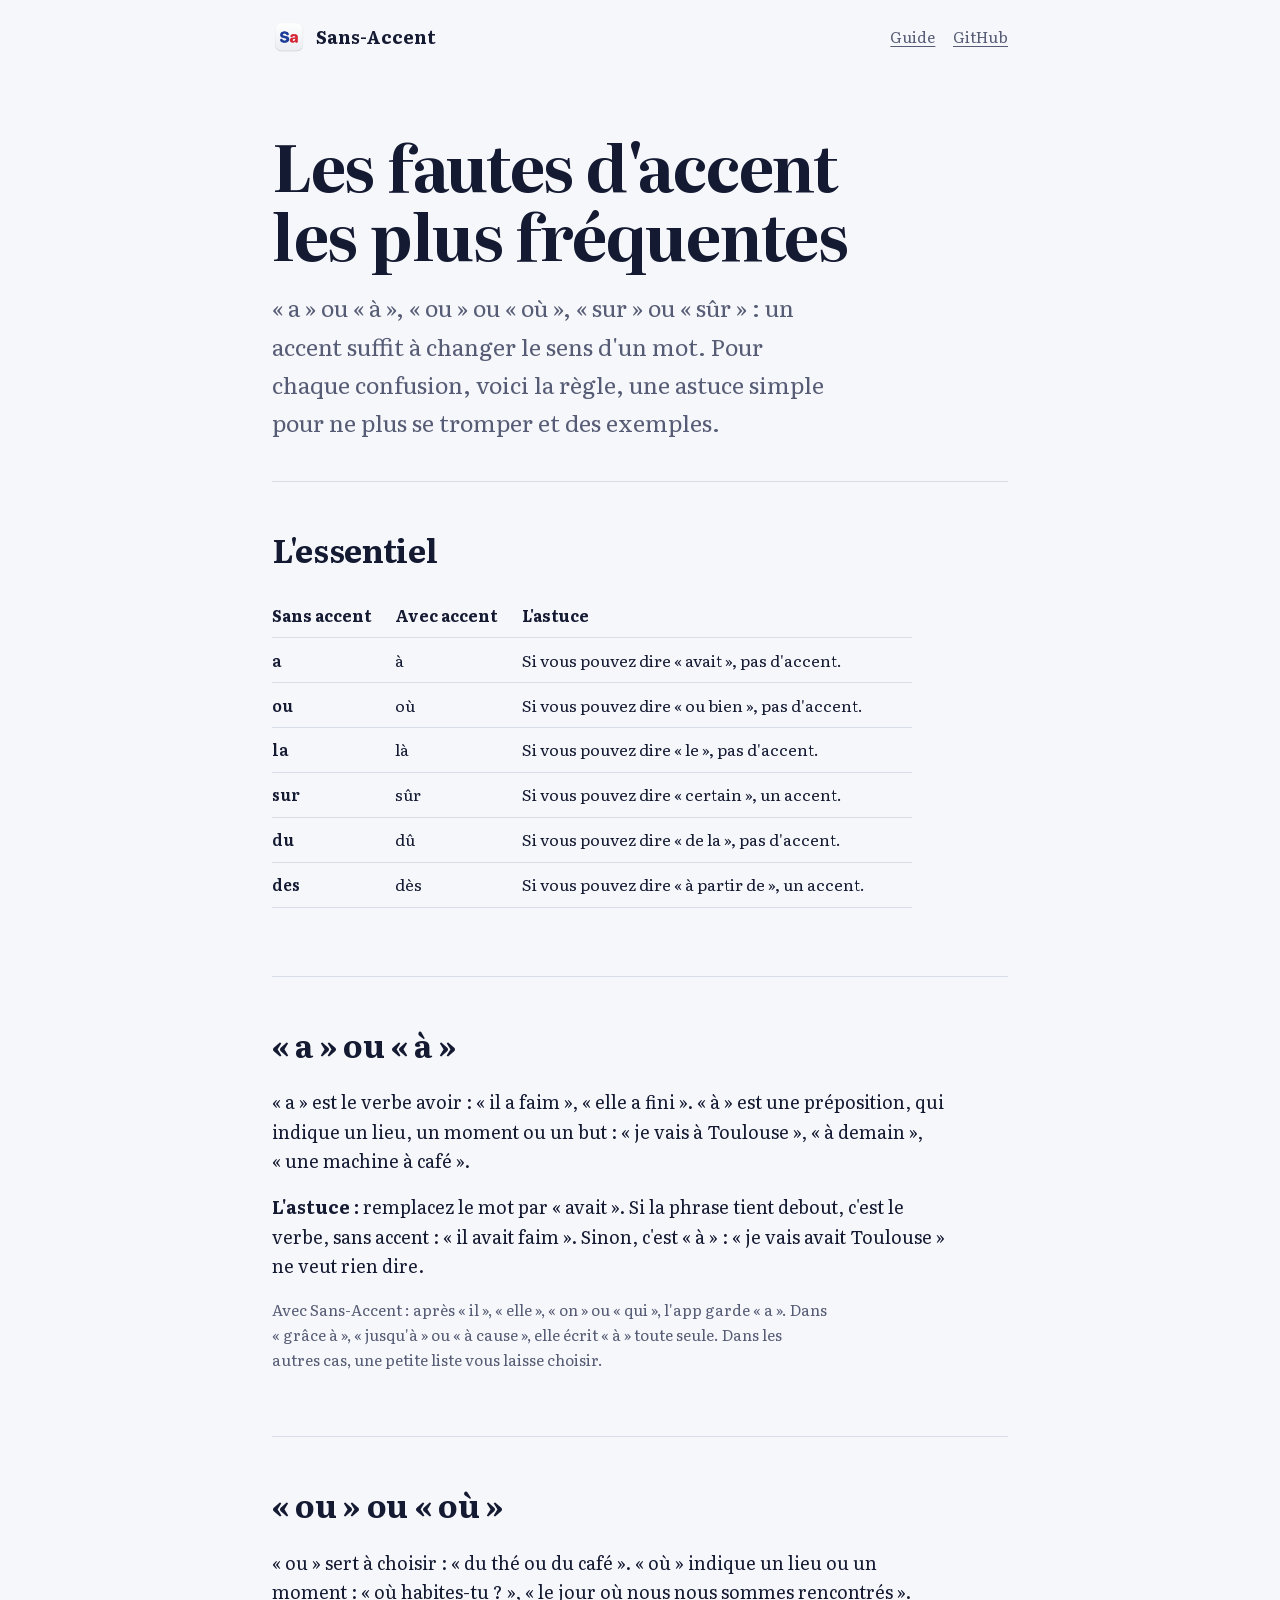
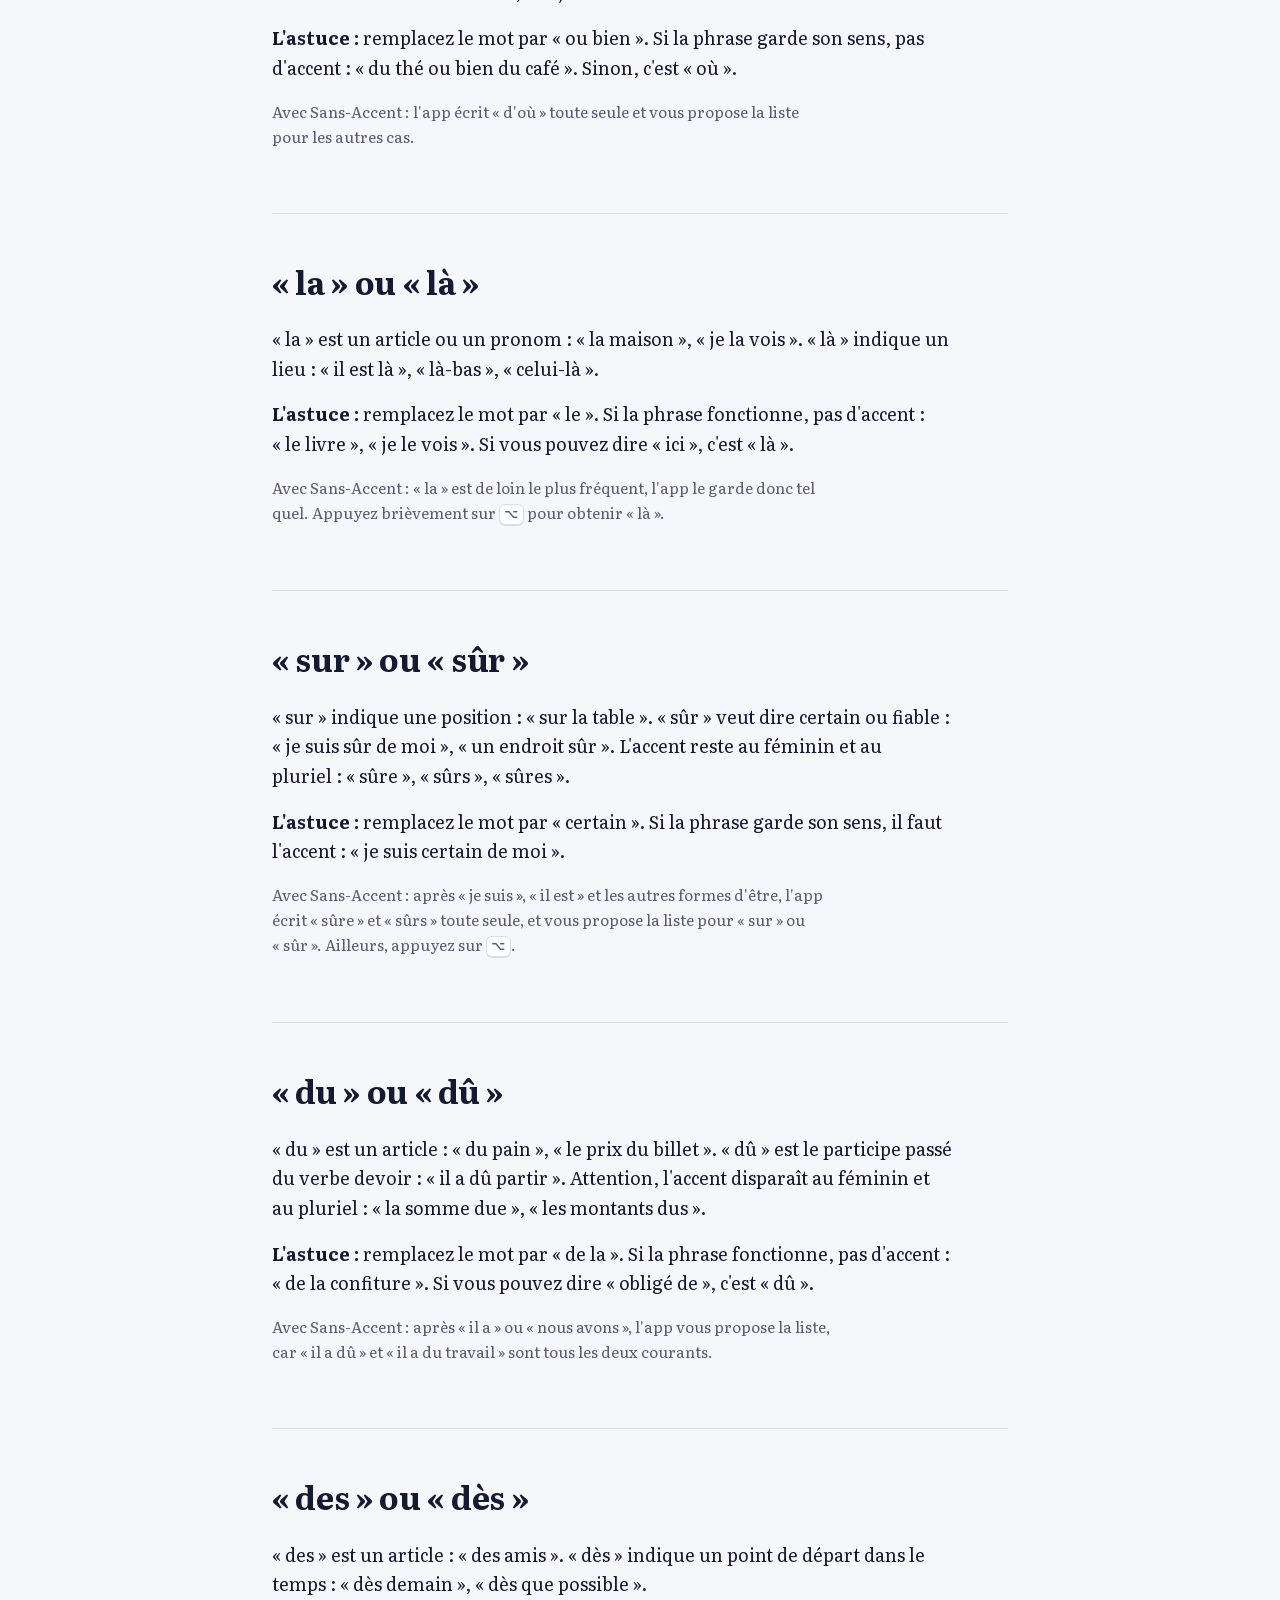
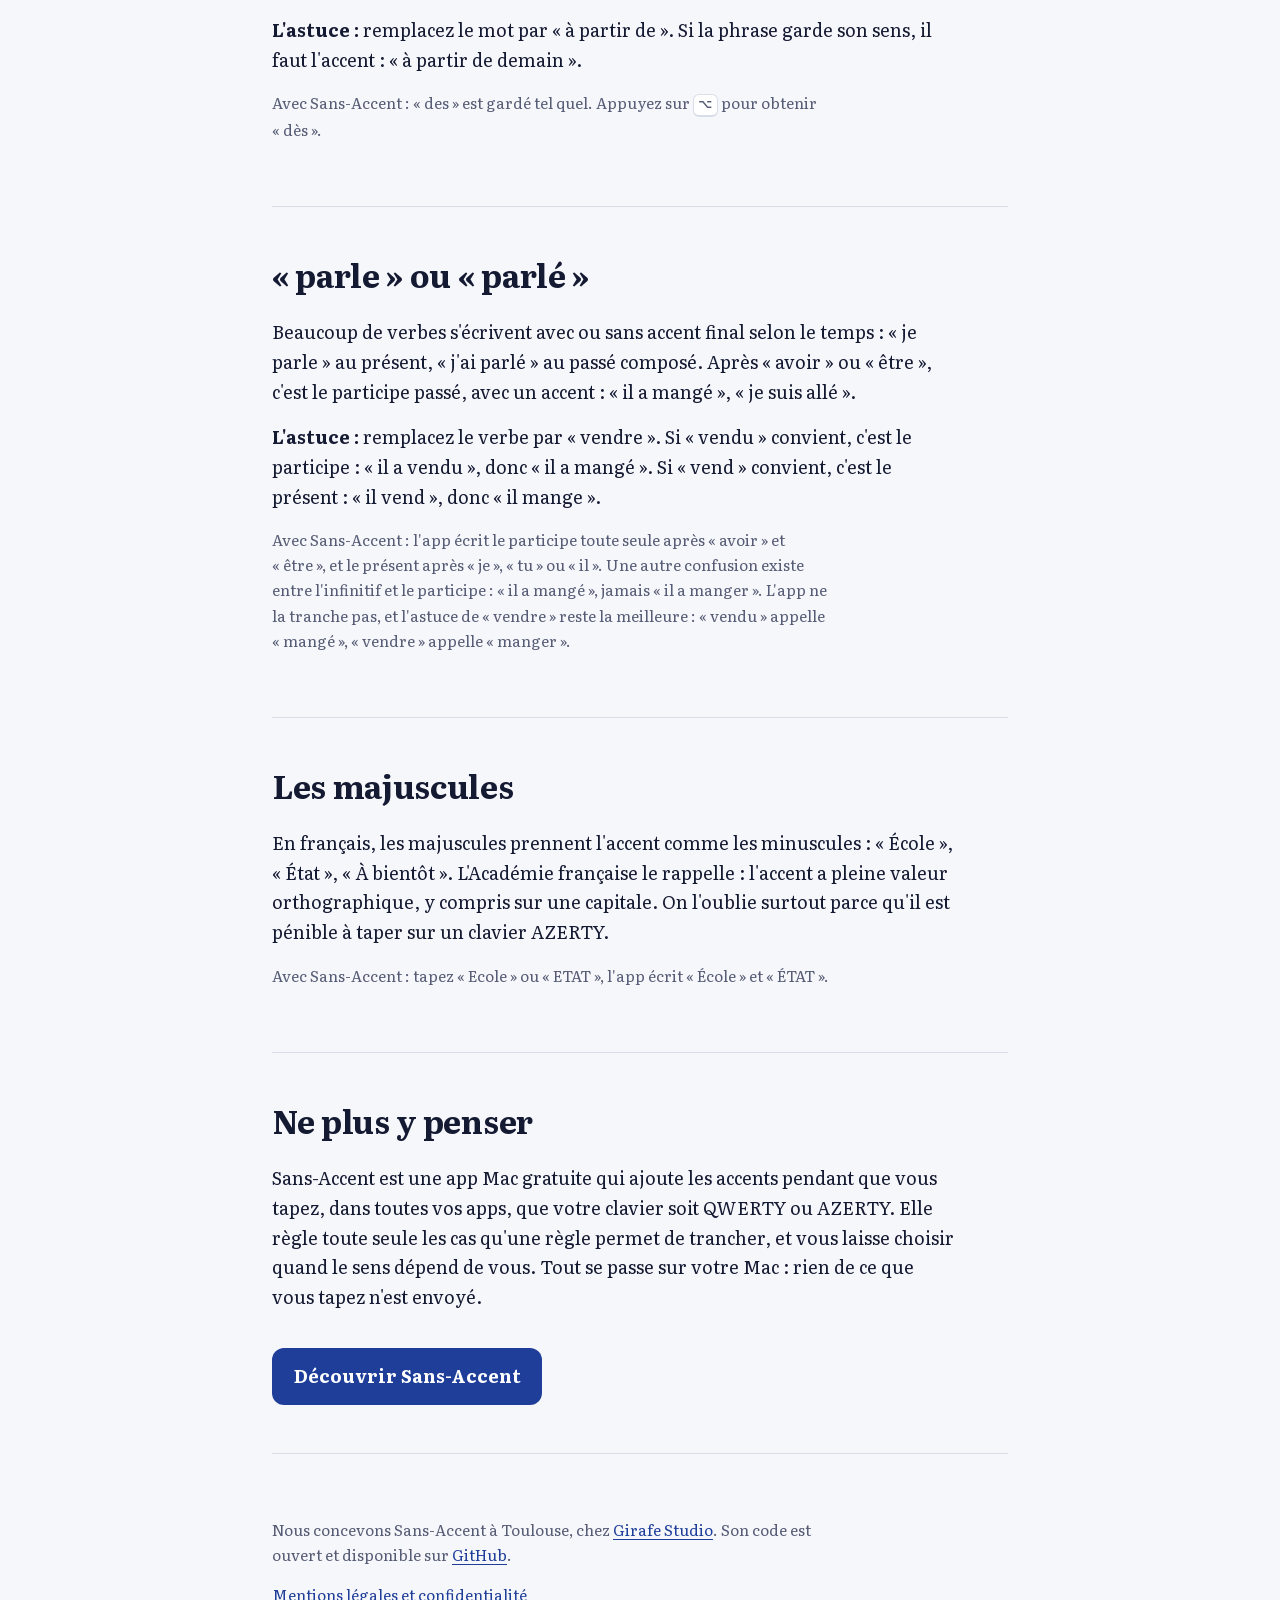
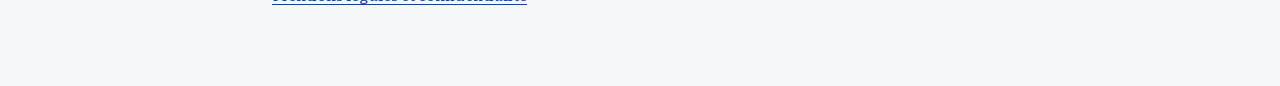
<file: site/fautes-accent-frequentes/index.html>
<!doctype html>
<html lang="fr">
<head>
  <meta charset="utf-8">
  <meta name="viewport" content="width=device-width, initial-scale=1">
  <title>a ou à, ou ou où, sur ou sûr : les fautes d'accent les plus fréquentes</title>
  <meta name="description" content="a ou à, ou ou où, la ou là, sur ou sûr, du ou dû : la règle et une astuce simple pour ne plus se tromper, avec des exemples.">
  <link rel="canonical" href="https://sans-accent.com/fautes-accent-frequentes/">
  <link rel="alternate" hreflang="fr" href="https://sans-accent.com/fautes-accent-frequentes/">
  <link rel="alternate" hreflang="x-default" href="https://sans-accent.com/fautes-accent-frequentes/">
  <meta property="og:type" content="article">
  <meta property="og:site_name" content="Sans-Accent">
  <meta property="og:title" content="a ou à, ou ou où, sur ou sûr : les fautes d'accent les plus fréquentes">
  <meta property="og:description" content="La règle et une astuce simple pour chaque confusion, avec des exemples.">
  <meta property="og:url" content="https://sans-accent.com/fautes-accent-frequentes/">
  <meta property="og:image" content="https://sans-accent.com/assets/og-fr.png">
  <meta property="og:image:width" content="1200">
  <meta property="og:image:height" content="630">
  <meta property="og:locale" content="fr_FR">
  <link rel="icon" href="../assets/icon-256.png">
  <meta name="twitter:card" content="summary_large_image">
  <script type="application/ld+json" id="structured-data">
{
  "@context": "https://schema.org",
  "@graph": [
    {
      "@type": "SoftwareApplication",
      "@id": "https://sans-accent.com/#app",
      "name": "Sans-Accent",
      "description": "a ou à, ou ou où, la ou là, sur ou sûr, du ou dû : la règle et une astuce simple pour ne plus se tromper, avec des exemples.",
      "applicationCategory": "UtilitiesApplication",
      "operatingSystem": "macOS 14 or later",
      "softwareVersion": "1.0",
      "offers": {
        "@type": "Offer",
        "price": "0",
        "priceCurrency": "EUR"
      },
      "isAccessibleForFree": true,
      "downloadUrl": "https://github.com/antoineant/sans-accent/releases/latest/download/Sans-Accent.dmg",
      "url": "https://sans-accent.com/",
      "image": "https://sans-accent.com/assets/icon-512.png",
      "inLanguage": [
        "fr",
        "en"
      ],
      "license": "https://www.gnu.org/licenses/gpl-3.0.html",
      "codeRepository": "https://github.com/antoineant/sans-accent",
      "sameAs": [
        "https://github.com/antoineant/sans-accent"
      ],
      "author": {
        "@type": "Person",
        "name": "Antoine Barthès"
      },
      "publisher": {
        "@id": "https://www.girafestudio.fr/#organization"
      }
    },
    {
      "@type": "Organization",
      "@id": "https://www.girafestudio.fr/#organization",
      "name": "Girafe Studio",
      "url": "https://www.girafestudio.fr",
      "address": {
        "@type": "PostalAddress",
        "addressLocality": "Toulouse",
        "addressCountry": "FR"
      }
    },
    {
      "@type": "Article",
      "headline": "Les fautes d'accent les plus fréquentes",
      "description": "a ou à, ou ou où, la ou là, sur ou sûr, du ou dû : la règle et une astuce simple pour ne plus se tromper, avec des exemples.",
      "inLanguage": "fr",
      "url": "https://sans-accent.com/fautes-accent-frequentes/",
      "image": "https://sans-accent.com/assets/og-fr.png",
      "dateModified": "2026-09-29",
      "author": {
        "@type": "Person",
        "name": "Antoine Barthès"
      },
      "publisher": {
        "@id": "https://www.girafestudio.fr/#organization"
      },
      "about": {
        "@id": "https://sans-accent.com/#app"
      }
    }
  ]
}
  </script>
  <link rel="preload" href="../assets/fonts/literata-normal-latin.woff2" as="font" type="font/woff2" crossorigin>
  <link rel="stylesheet" href="../assets/fonts.css">
  <link rel="stylesheet" href="../assets/style.css">
</head>
<body>
  <div class="page">
    <header class="top">
      <a class="brand" href="../"><img src="../assets/icon-256.png" alt="">Sans-Accent</a>
      <nav><a href="../accents-clavier-qwerty-mac/">Guide</a><a href="https://github.com/antoineant/sans-accent">GitHub</a></nav>
    </header>

    <main class="guide">
      <div class="hero">
        <h1>Les fautes d'accent les plus fréquentes</h1>
        <p class="lead">«&nbsp;a&nbsp;» ou «&nbsp;à&nbsp;», «&nbsp;ou&nbsp;» ou «&nbsp;où&nbsp;», «&nbsp;sur&nbsp;» ou «&nbsp;sûr&nbsp;»&nbsp;: un accent suffit à changer le sens d'un mot. Pour chaque confusion, voici la règle, une astuce simple pour ne plus se tromper et des exemples.</p>
      </div>

      <section aria-labelledby="resume">
        <h2 id="resume">L'essentiel</h2>
        <table>
          <thead><tr><th scope="col">Sans accent</th><th scope="col">Avec accent</th><th scope="col">L'astuce</th></tr></thead>
          <tbody>
            <tr><td>a</td><td>à</td><td>Si vous pouvez dire «&nbsp;avait&nbsp;», pas d'accent.</td></tr>
            <tr><td>ou</td><td>où</td><td>Si vous pouvez dire «&nbsp;ou bien&nbsp;», pas d'accent.</td></tr>
            <tr><td>la</td><td>là</td><td>Si vous pouvez dire «&nbsp;le&nbsp;», pas d'accent.</td></tr>
            <tr><td>sur</td><td>sûr</td><td>Si vous pouvez dire «&nbsp;certain&nbsp;», un accent.</td></tr>
            <tr><td>du</td><td>dû</td><td>Si vous pouvez dire «&nbsp;de la&nbsp;», pas d'accent.</td></tr>
            <tr><td>des</td><td>dès</td><td>Si vous pouvez dire «&nbsp;à partir de&nbsp;», un accent.</td></tr>
          </tbody>
        </table>
      </section>

      <section aria-labelledby="a">
        <h2 id="a">«&nbsp;a&nbsp;» ou «&nbsp;à&nbsp;»</h2>
        <p>«&nbsp;a&nbsp;» est le verbe avoir&nbsp;: «&nbsp;il a faim&nbsp;», «&nbsp;elle a fini&nbsp;». «&nbsp;à&nbsp;» est une préposition, qui indique un lieu, un moment ou un but&nbsp;: «&nbsp;je vais à Toulouse&nbsp;», «&nbsp;à demain&nbsp;», «&nbsp;une machine à café&nbsp;».</p>
        <p><strong>L'astuce&nbsp;:</strong> remplacez le mot par «&nbsp;avait&nbsp;». Si la phrase tient debout, c'est le verbe, sans accent&nbsp;: «&nbsp;il avait faim&nbsp;». Sinon, c'est «&nbsp;à&nbsp;»&nbsp;: «&nbsp;je vais avait Toulouse&nbsp;» ne veut rien dire.</p>
        <p class="note">Avec Sans-Accent&nbsp;: après «&nbsp;il&nbsp;», «&nbsp;elle&nbsp;», «&nbsp;on&nbsp;» ou «&nbsp;qui&nbsp;», l'app garde «&nbsp;a&nbsp;». Dans «&nbsp;grâce à&nbsp;», «&nbsp;jusqu'à&nbsp;» ou «&nbsp;à cause&nbsp;», elle écrit «&nbsp;à&nbsp;» toute seule. Dans les autres cas, une petite liste vous laisse choisir.</p>
      </section>

      <section aria-labelledby="ou">
        <h2 id="ou">«&nbsp;ou&nbsp;» ou «&nbsp;où&nbsp;»</h2>
        <p>«&nbsp;ou&nbsp;» sert à choisir&nbsp;: «&nbsp;du thé ou du café&nbsp;». «&nbsp;où&nbsp;» indique un lieu ou un moment&nbsp;: «&nbsp;où habites-tu&nbsp;?&nbsp;», «&nbsp;le jour où nous nous sommes rencontrés&nbsp;».</p>
        <p><strong>L'astuce&nbsp;:</strong> remplacez le mot par «&nbsp;ou bien&nbsp;». Si la phrase garde son sens, pas d'accent&nbsp;: «&nbsp;du thé ou bien du café&nbsp;». Sinon, c'est «&nbsp;où&nbsp;».</p>
        <p class="note">Avec Sans-Accent&nbsp;: l'app écrit «&nbsp;d'où&nbsp;» toute seule et vous propose la liste pour les autres cas.</p>
      </section>

      <section aria-labelledby="la">
        <h2 id="la">«&nbsp;la&nbsp;» ou «&nbsp;là&nbsp;»</h2>
        <p>«&nbsp;la&nbsp;» est un article ou un pronom&nbsp;: «&nbsp;la maison&nbsp;», «&nbsp;je la vois&nbsp;». «&nbsp;là&nbsp;» indique un lieu&nbsp;: «&nbsp;il est là&nbsp;», «&nbsp;là-bas&nbsp;», «&nbsp;celui-là&nbsp;».</p>
        <p><strong>L'astuce&nbsp;:</strong> remplacez le mot par «&nbsp;le&nbsp;». Si la phrase fonctionne, pas d'accent&nbsp;: «&nbsp;le livre&nbsp;», «&nbsp;je le vois&nbsp;». Si vous pouvez dire «&nbsp;ici&nbsp;», c'est «&nbsp;là&nbsp;».</p>
        <p class="note">Avec Sans-Accent&nbsp;: «&nbsp;la&nbsp;» est de loin le plus fréquent, l'app le garde donc tel quel. Appuyez brièvement sur <kbd>⌥</kbd> pour obtenir «&nbsp;là&nbsp;».</p>
      </section>

      <section aria-labelledby="sur">
        <h2 id="sur">«&nbsp;sur&nbsp;» ou «&nbsp;sûr&nbsp;»</h2>
        <p>«&nbsp;sur&nbsp;» indique une position&nbsp;: «&nbsp;sur la table&nbsp;». «&nbsp;sûr&nbsp;» veut dire certain ou fiable&nbsp;: «&nbsp;je suis sûr de moi&nbsp;», «&nbsp;un endroit sûr&nbsp;». L'accent reste au féminin et au pluriel&nbsp;: «&nbsp;sûre&nbsp;», «&nbsp;sûrs&nbsp;», «&nbsp;sûres&nbsp;».</p>
        <p><strong>L'astuce&nbsp;:</strong> remplacez le mot par «&nbsp;certain&nbsp;». Si la phrase garde son sens, il faut l'accent&nbsp;: «&nbsp;je suis certain de moi&nbsp;».</p>
        <p class="note">Avec Sans-Accent&nbsp;: après «&nbsp;je suis&nbsp;», «&nbsp;il est&nbsp;» et les autres formes d'être, l'app écrit «&nbsp;sûre&nbsp;» et «&nbsp;sûrs&nbsp;» toute seule, et vous propose la liste pour «&nbsp;sur&nbsp;» ou «&nbsp;sûr&nbsp;». Ailleurs, appuyez sur <kbd>⌥</kbd>.</p>
      </section>

      <section aria-labelledby="du">
        <h2 id="du">«&nbsp;du&nbsp;» ou «&nbsp;dû&nbsp;»</h2>
        <p>«&nbsp;du&nbsp;» est un article&nbsp;: «&nbsp;du pain&nbsp;», «&nbsp;le prix du billet&nbsp;». «&nbsp;dû&nbsp;» est le participe passé du verbe devoir&nbsp;: «&nbsp;il a dû partir&nbsp;». Attention, l'accent disparaît au féminin et au pluriel&nbsp;: «&nbsp;la somme due&nbsp;», «&nbsp;les montants dus&nbsp;».</p>
        <p><strong>L'astuce&nbsp;:</strong> remplacez le mot par «&nbsp;de la&nbsp;». Si la phrase fonctionne, pas d'accent&nbsp;: «&nbsp;de la confiture&nbsp;». Si vous pouvez dire «&nbsp;obligé de&nbsp;», c'est «&nbsp;dû&nbsp;».</p>
        <p class="note">Avec Sans-Accent&nbsp;: après «&nbsp;il a&nbsp;» ou «&nbsp;nous avons&nbsp;», l'app vous propose la liste, car «&nbsp;il a dû&nbsp;» et «&nbsp;il a du travail&nbsp;» sont tous les deux courants.</p>
      </section>

      <section aria-labelledby="des">
        <h2 id="des">«&nbsp;des&nbsp;» ou «&nbsp;dès&nbsp;»</h2>
        <p>«&nbsp;des&nbsp;» est un article&nbsp;: «&nbsp;des amis&nbsp;». «&nbsp;dès&nbsp;» indique un point de départ dans le temps&nbsp;: «&nbsp;dès demain&nbsp;», «&nbsp;dès que possible&nbsp;».</p>
        <p><strong>L'astuce&nbsp;:</strong> remplacez le mot par «&nbsp;à partir de&nbsp;». Si la phrase garde son sens, il faut l'accent&nbsp;: «&nbsp;à partir de demain&nbsp;».</p>
        <p class="note">Avec Sans-Accent&nbsp;: «&nbsp;des&nbsp;» est gardé tel quel. Appuyez sur <kbd>⌥</kbd> pour obtenir «&nbsp;dès&nbsp;».</p>
      </section>

      <section aria-labelledby="participes">
        <h2 id="participes">«&nbsp;parle&nbsp;» ou «&nbsp;parlé&nbsp;»</h2>
        <p>Beaucoup de verbes s'écrivent avec ou sans accent final selon le temps&nbsp;: «&nbsp;je parle&nbsp;» au présent, «&nbsp;j'ai parlé&nbsp;» au passé composé. Après «&nbsp;avoir&nbsp;» ou «&nbsp;être&nbsp;», c'est le participe passé, avec un accent&nbsp;: «&nbsp;il a mangé&nbsp;», «&nbsp;je suis allé&nbsp;».</p>
        <p><strong>L'astuce&nbsp;:</strong> remplacez le verbe par «&nbsp;vendre&nbsp;». Si «&nbsp;vendu&nbsp;» convient, c'est le participe&nbsp;: «&nbsp;il a vendu&nbsp;», donc «&nbsp;il a mangé&nbsp;». Si «&nbsp;vend&nbsp;» convient, c'est le présent&nbsp;: «&nbsp;il vend&nbsp;», donc «&nbsp;il mange&nbsp;».</p>
        <p class="note">Avec Sans-Accent&nbsp;: l'app écrit le participe toute seule après «&nbsp;avoir&nbsp;» et «&nbsp;être&nbsp;», et le présent après «&nbsp;je&nbsp;», «&nbsp;tu&nbsp;» ou «&nbsp;il&nbsp;». Une autre confusion existe entre l'infinitif et le participe&nbsp;: «&nbsp;il a mangé&nbsp;», jamais «&nbsp;il a manger&nbsp;». L'app ne la tranche pas, et l'astuce de «&nbsp;vendre&nbsp;» reste la meilleure&nbsp;: «&nbsp;vendu&nbsp;» appelle «&nbsp;mangé&nbsp;», «&nbsp;vendre&nbsp;» appelle «&nbsp;manger&nbsp;».</p>
      </section>

      <section aria-labelledby="majuscules">
        <h2 id="majuscules">Les majuscules</h2>
        <p>En français, les majuscules prennent l'accent comme les minuscules&nbsp;: «&nbsp;École&nbsp;», «&nbsp;État&nbsp;», «&nbsp;À bientôt&nbsp;». L'Académie française le rappelle&nbsp;: l'accent a pleine valeur orthographique, y compris sur une capitale. On l'oublie surtout parce qu'il est pénible à taper sur un clavier AZERTY.</p>
        <p class="note">Avec Sans-Accent&nbsp;: tapez «&nbsp;Ecole&nbsp;» ou «&nbsp;ETAT&nbsp;», l'app écrit «&nbsp;École&nbsp;» et «&nbsp;ÉTAT&nbsp;».</p>
      </section>

      <section aria-labelledby="sans-accent">
        <h2 id="sans-accent">Ne plus y penser</h2>
        <p>Sans-Accent est une app Mac gratuite qui ajoute les accents pendant que vous tapez, dans toutes vos apps, que votre clavier soit QWERTY ou AZERTY. Elle règle toute seule les cas qu'une règle permet de trancher, et vous laisse choisir quand le sens dépend de vous. Tout se passe sur votre Mac&nbsp;: rien de ce que vous tapez n'est envoyé.</p>
        <div class="download">
          <a class="button" href="../">Découvrir Sans-Accent</a>
        </div>
      </section>
    </main>

    <footer>
      <p>Nous concevons Sans-Accent à Toulouse, chez <a href="https://www.girafestudio.fr">Girafe Studio</a>. Son code est ouvert et disponible sur <a href="https://github.com/antoineant/sans-accent">GitHub</a>.</p>
      <p><a href="../mentions-legales/">Mentions légales et confidentialité</a></p>
    </footer>
  </div>
</body>
</html>
</file>
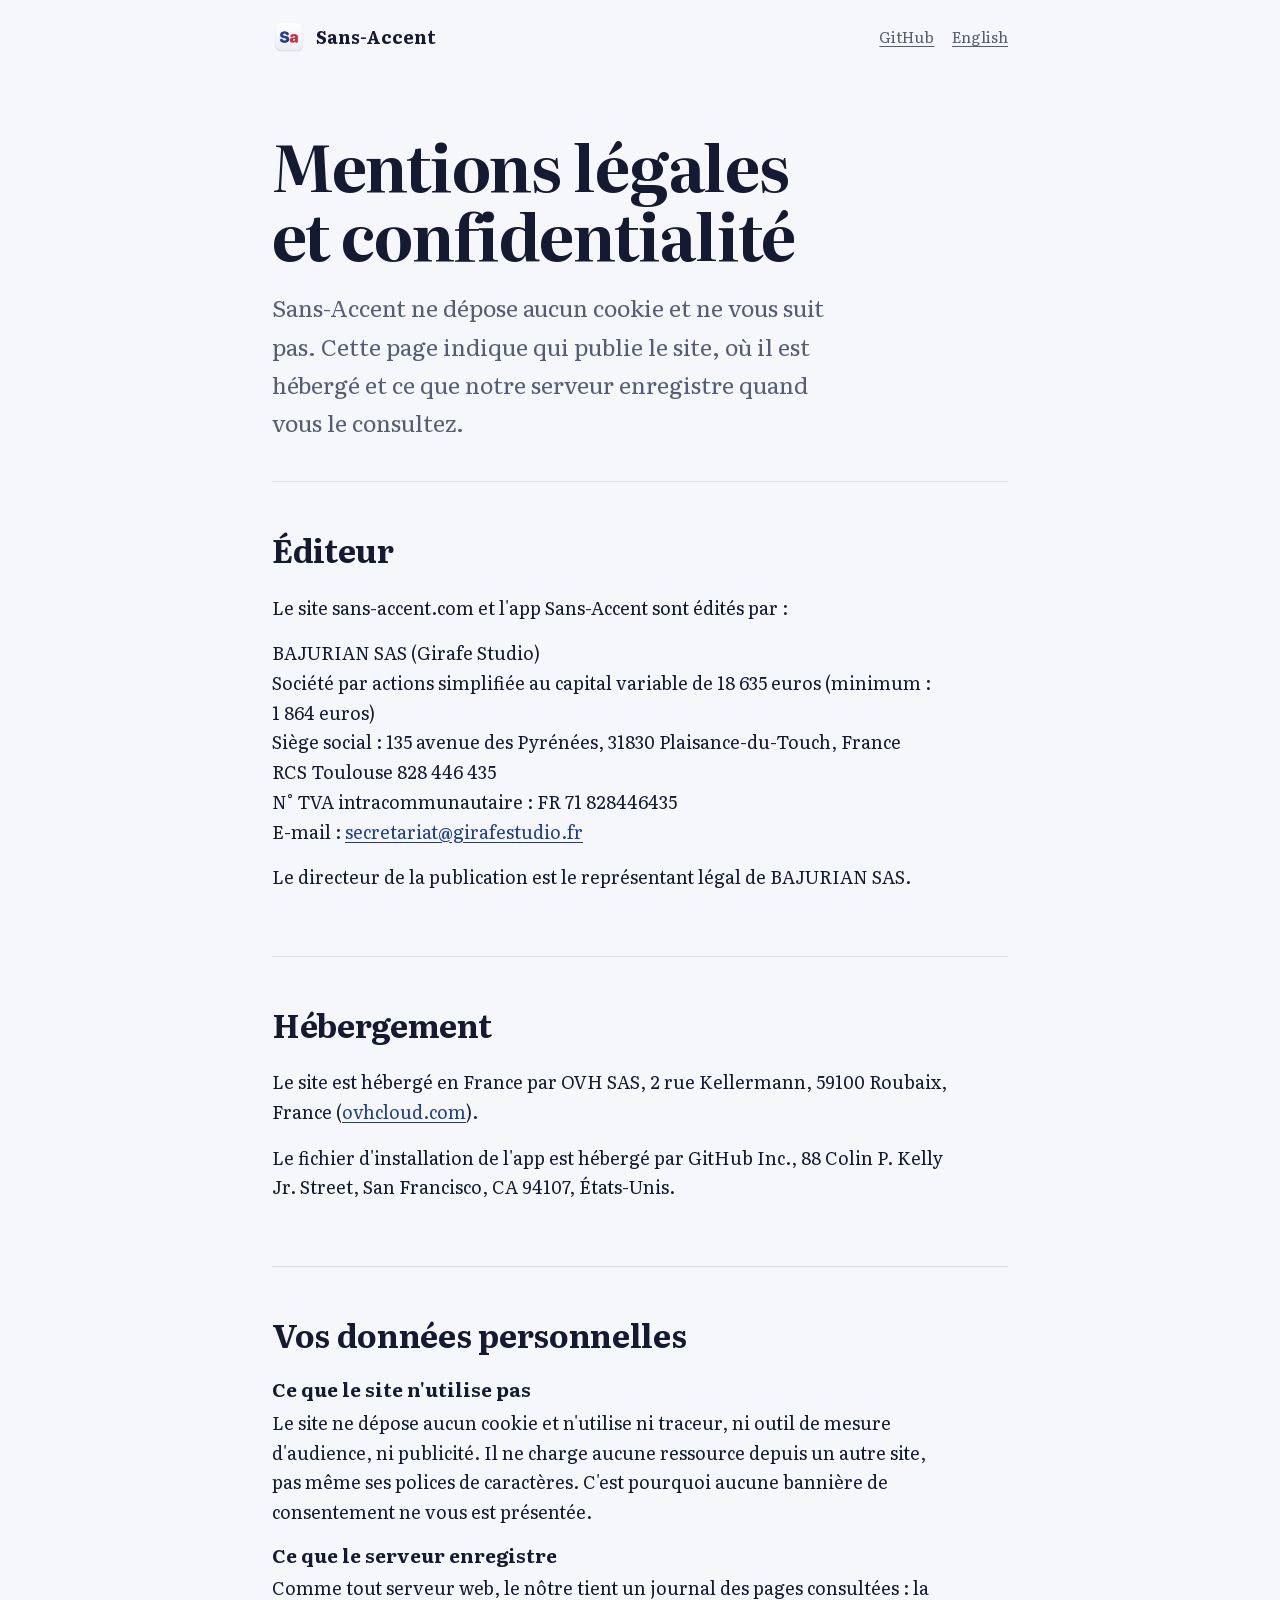
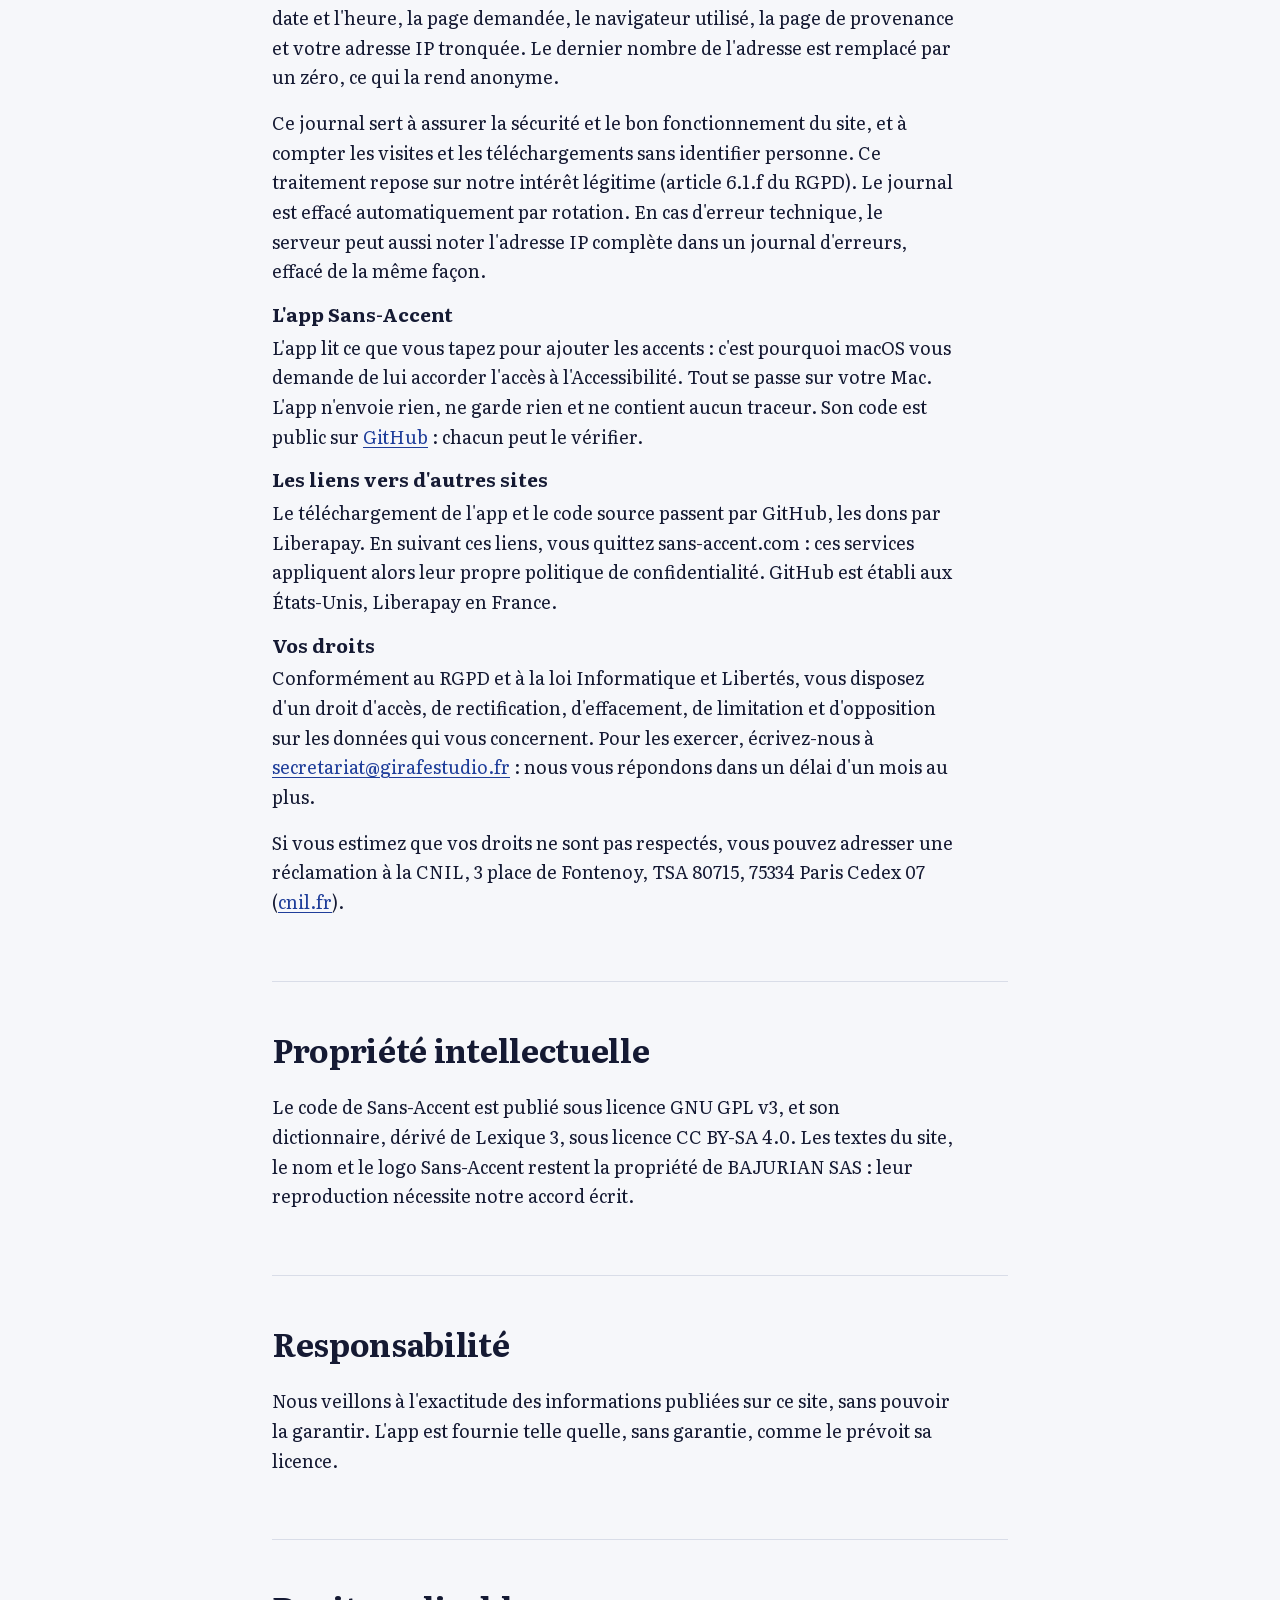
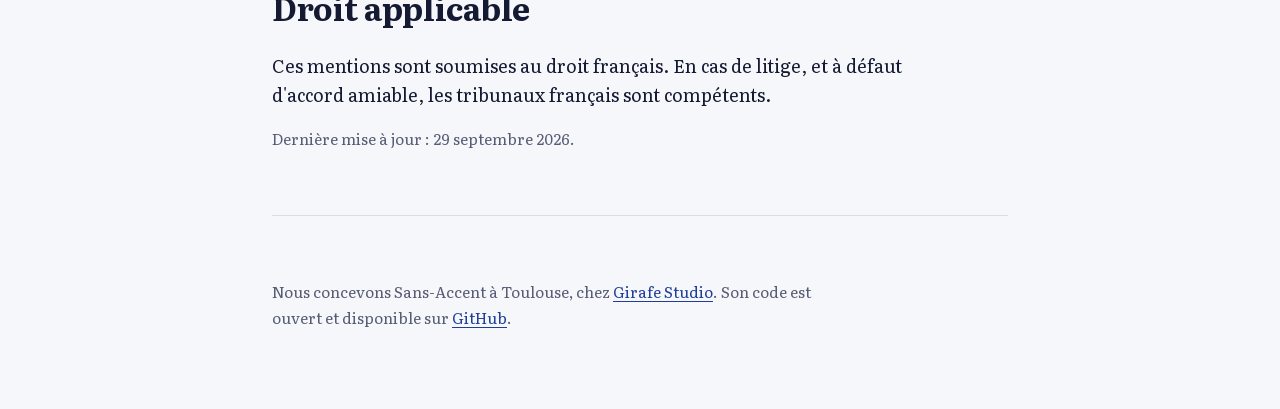
<file: site/mentions-legales/index.html>
<!doctype html>
<html lang="fr">
<head>
  <meta charset="utf-8">
  <meta name="viewport" content="width=device-width, initial-scale=1">
  <title>Mentions légales et confidentialité | Sans-Accent</title>
  <meta name="description" content="Éditeur, hébergeur et données personnelles : ce que sans-accent.com et l'app Sans-Accent enregistrent (presque rien) et vos droits.">
  <link rel="canonical" href="https://sans-accent.com/mentions-legales/">
  <link rel="alternate" hreflang="fr" href="https://sans-accent.com/mentions-legales/">
  <link rel="alternate" hreflang="en" href="https://sans-accent.com/en/legal/">
  <link rel="icon" href="../assets/icon-256.png">
  <link rel="preload" href="../assets/fonts/literata-normal-latin.woff2" as="font" type="font/woff2" crossorigin>
  <link rel="stylesheet" href="../assets/fonts.css">
  <link rel="stylesheet" href="../assets/style.css">
</head>
<body>
  <div class="page">
    <header class="top">
      <a class="brand" href="../"><img src="../assets/icon-256.png" alt="">Sans-Accent</a>
      <nav><a href="https://github.com/antoineant/sans-accent">GitHub</a><a href="../en/legal/" hreflang="en" lang="en">English</a></nav>
    </header>

    <main class="legal">
      <div class="hero">
        <h1>Mentions légales et confidentialité</h1>
        <p class="lead">Sans-Accent ne dépose aucun cookie et ne vous suit pas. Cette page indique qui publie le site, où il est hébergé et ce que notre serveur enregistre quand vous le consultez.</p>
      </div>

      <section aria-labelledby="editeur">
        <h2 id="editeur">Éditeur</h2>
        <p>Le site sans-accent.com et l'app Sans-Accent sont édités par&nbsp;:</p>
        <p>BAJURIAN SAS (Girafe Studio)<br>
          Société par actions simplifiée au capital variable de 18&nbsp;635&nbsp;euros (minimum&nbsp;: 1&nbsp;864&nbsp;euros)<br>
          Siège social&nbsp;: 135 avenue des Pyrénées, 31830 Plaisance-du-Touch, France<br>
          RCS Toulouse 828&nbsp;446&nbsp;435<br>
          N° TVA intracommunautaire&nbsp;: FR&nbsp;71&nbsp;828446435<br>
          E-mail&nbsp;: <a href="mailto:secretariat@girafestudio.fr">secretariat@girafestudio.fr</a></p>
        <p>Le directeur de la publication est le représentant légal de BAJURIAN SAS.</p>
      </section>

      <section aria-labelledby="hebergement">
        <h2 id="hebergement">Hébergement</h2>
        <p>Le site est hébergé en France par OVH SAS, 2 rue Kellermann, 59100 Roubaix, France (<a href="https://www.ovhcloud.com">ovhcloud.com</a>).</p>
        <p>Le fichier d'installation de l'app est hébergé par GitHub Inc., 88 Colin P. Kelly Jr. Street, San Francisco, CA 94107, États-Unis.</p>
      </section>

      <section aria-labelledby="donnees">
        <h2 id="donnees">Vos données personnelles</h2>

        <h3>Ce que le site n'utilise pas</h3>
        <p>Le site ne dépose aucun cookie et n'utilise ni traceur, ni outil de mesure d'audience, ni publicité. Il ne charge aucune ressource depuis un autre site, pas même ses polices de caractères. C'est pourquoi aucune bannière de consentement ne vous est présentée.</p>

        <h3>Ce que le serveur enregistre</h3>
        <p>Comme tout serveur web, le nôtre tient un journal des pages consultées&nbsp;: la date et l'heure, la page demandée, le navigateur utilisé, la page de provenance et votre adresse IP tronquée. Le dernier nombre de l'adresse est remplacé par un zéro, ce qui la rend anonyme.</p>
        <p>Ce journal sert à assurer la sécurité et le bon fonctionnement du site, et à compter les visites et les téléchargements sans identifier personne. Ce traitement repose sur notre intérêt légitime (article 6.1.f du RGPD). Le journal est effacé automatiquement par rotation. En cas d'erreur technique, le serveur peut aussi noter l'adresse IP complète dans un journal d'erreurs, effacé de la même façon.</p>

        <h3>L'app Sans-Accent</h3>
        <p>L'app lit ce que vous tapez pour ajouter les accents&nbsp;: c'est pourquoi macOS vous demande de lui accorder l'accès à l'Accessibilité. Tout se passe sur votre Mac. L'app n'envoie rien, ne garde rien et ne contient aucun traceur. Son code est public sur <a href="https://github.com/antoineant/sans-accent">GitHub</a>&nbsp;: chacun peut le vérifier.</p>

        <h3>Les liens vers d'autres sites</h3>
        <p>Le téléchargement de l'app et le code source passent par GitHub, les dons par Liberapay. En suivant ces liens, vous quittez sans-accent.com&nbsp;: ces services appliquent alors leur propre politique de confidentialité. GitHub est établi aux États-Unis, Liberapay en France.</p>

        <h3>Vos droits</h3>
        <p>Conformément au RGPD et à la loi Informatique et Libertés, vous disposez d'un droit d'accès, de rectification, d'effacement, de limitation et d'opposition sur les données qui vous concernent. Pour les exercer, écrivez-nous à <a href="mailto:secretariat@girafestudio.fr">secretariat@girafestudio.fr</a>&nbsp;: nous vous répondons dans un délai d'un mois au plus.</p>
        <p>Si vous estimez que vos droits ne sont pas respectés, vous pouvez adresser une réclamation à la CNIL, 3 place de Fontenoy, TSA 80715, 75334 Paris Cedex 07 (<a href="https://www.cnil.fr">cnil.fr</a>).</p>
      </section>

      <section aria-labelledby="propriete">
        <h2 id="propriete">Propriété intellectuelle</h2>
        <p>Le code de Sans-Accent est publié sous licence GNU GPL v3, et son dictionnaire, dérivé de Lexique&nbsp;3, sous licence CC BY-SA 4.0. Les textes du site, le nom et le logo Sans-Accent restent la propriété de BAJURIAN SAS&nbsp;: leur reproduction nécessite notre accord écrit.</p>
      </section>

      <section aria-labelledby="responsabilite">
        <h2 id="responsabilite">Responsabilité</h2>
        <p>Nous veillons à l'exactitude des informations publiées sur ce site, sans pouvoir la garantir. L'app est fournie telle quelle, sans garantie, comme le prévoit sa licence.</p>
      </section>

      <section aria-labelledby="droit">
        <h2 id="droit">Droit applicable</h2>
        <p>Ces mentions sont soumises au droit français. En cas de litige, et à défaut d'accord amiable, les tribunaux français sont compétents.</p>
        <p class="note">Dernière mise à jour&nbsp;: 29 septembre 2026.</p>
      </section>
    </main>

    <footer>
      <p>Nous concevons Sans-Accent à Toulouse, chez <a href="https://www.girafestudio.fr">Girafe Studio</a>. Son code est ouvert et disponible sur <a href="https://github.com/antoineant/sans-accent">GitHub</a>.</p>
    </footer>
  </div>
</body>
</html>
</file>
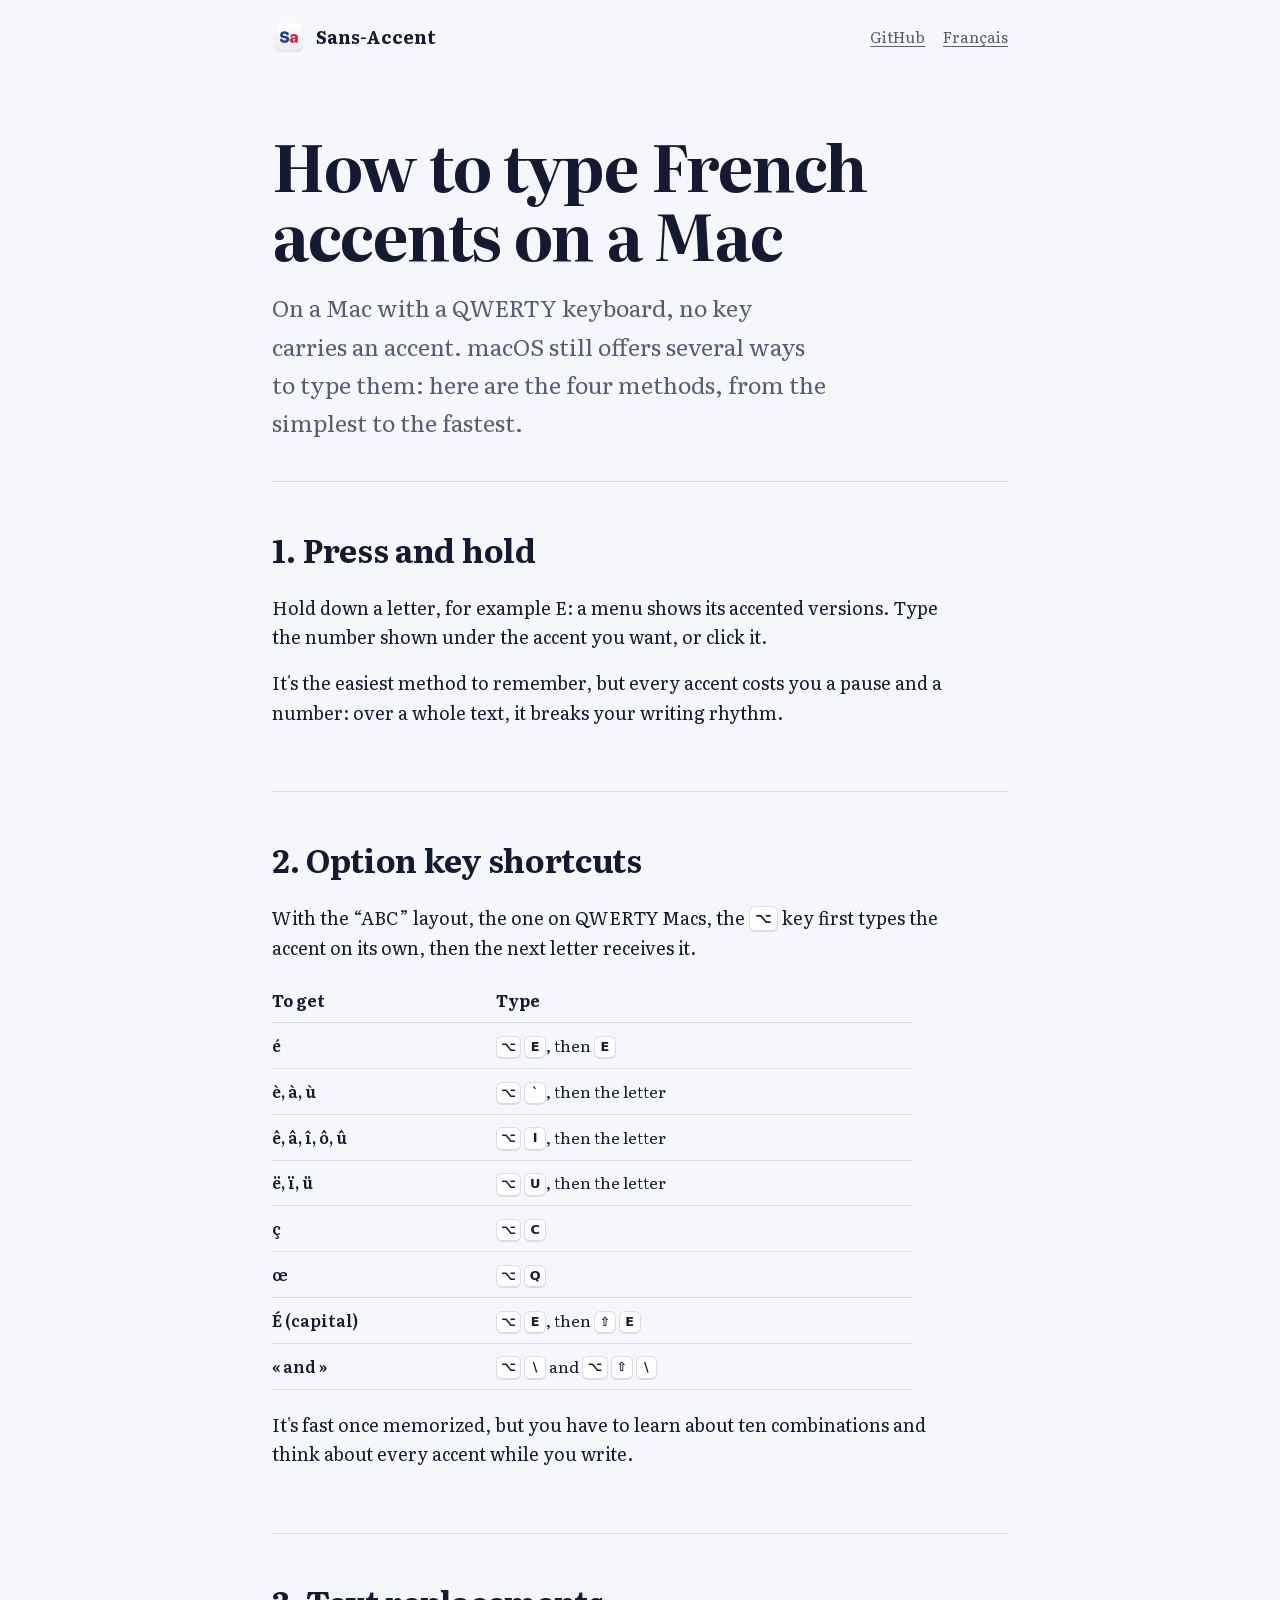
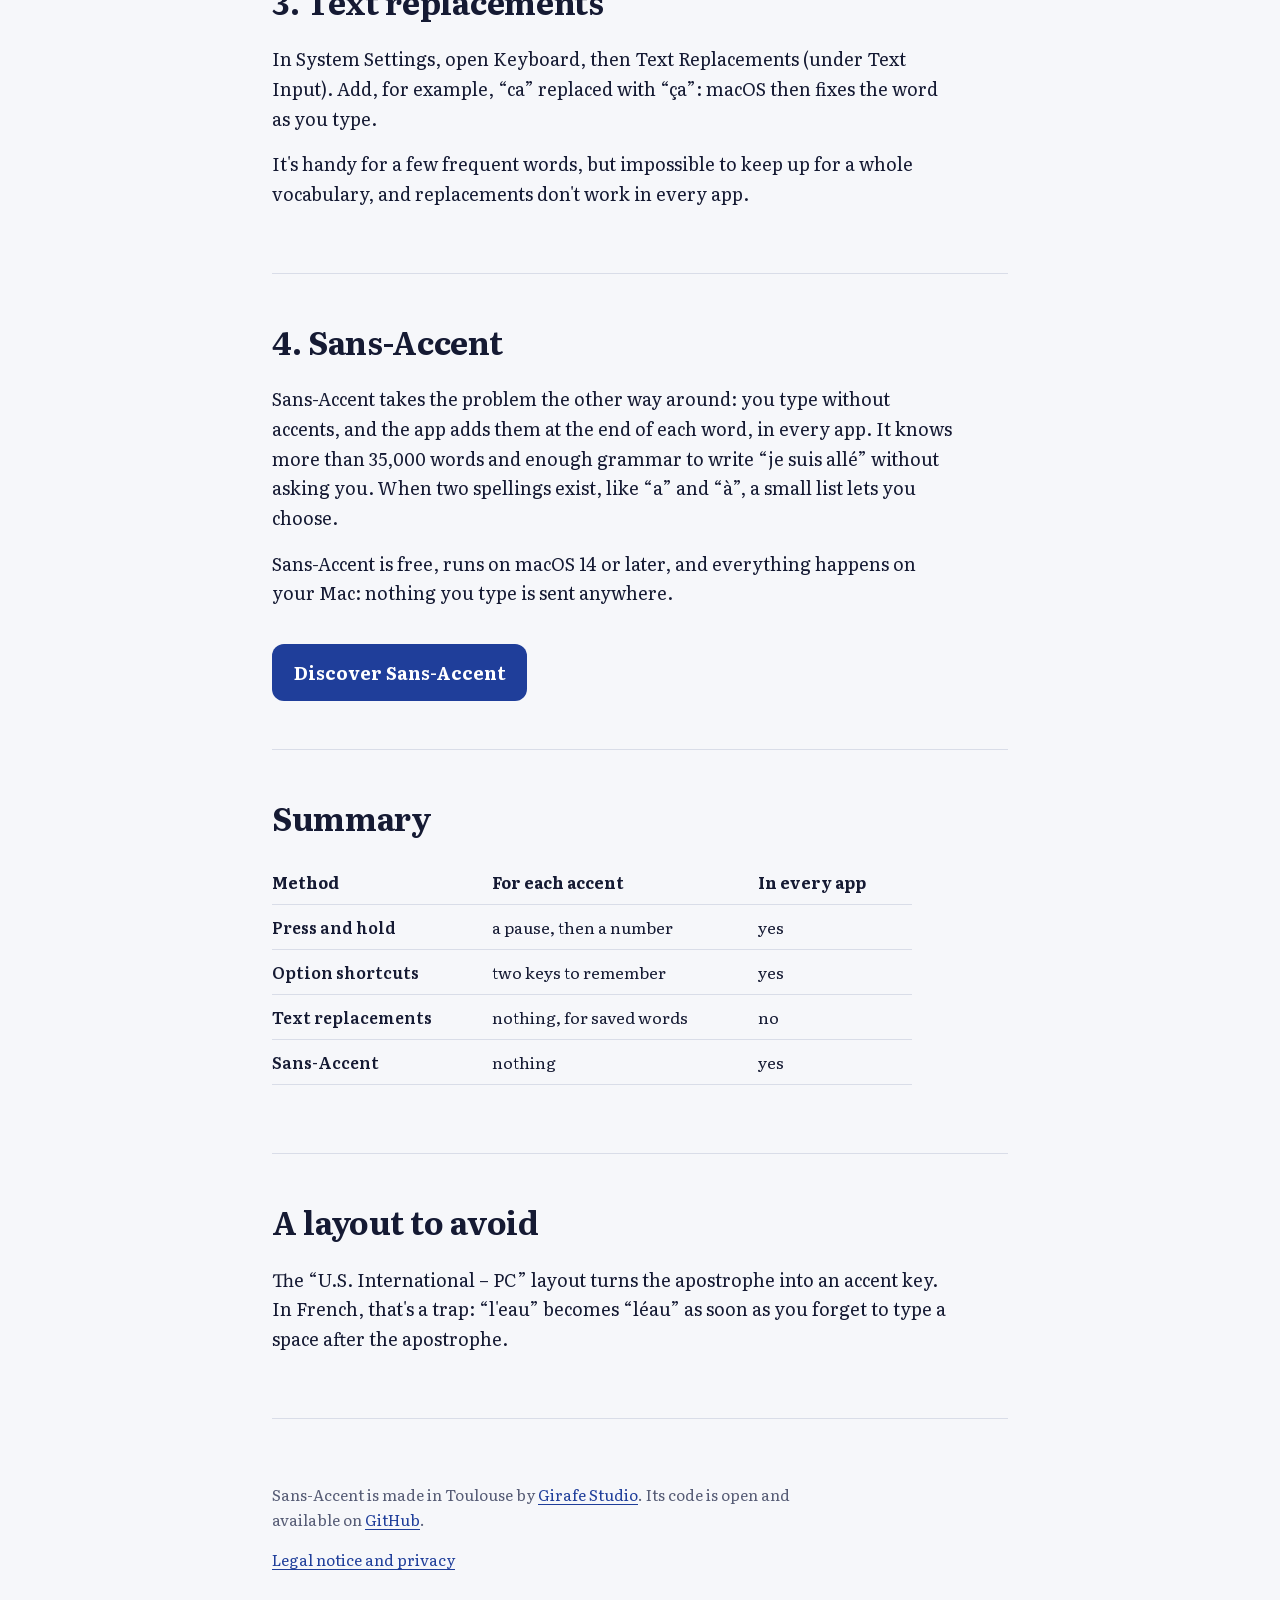
<file: site/en/french-accents-qwerty-mac/index.html>
<!doctype html>
<html lang="en">
<head>
  <meta charset="utf-8">
  <meta name="viewport" content="width=device-width, initial-scale=1">
  <title>How to type French accents on a Mac (QWERTY keyboard): 4 methods</title>
  <meta name="description" content="Press and hold, Option shortcuts, text replacements or Sans-Accent: how to type é, è, à, ç and the other French accents on a Mac with a QWERTY keyboard.">
  <link rel="canonical" href="https://sans-accent.com/en/french-accents-qwerty-mac/">
  <link rel="alternate" hreflang="fr" href="https://sans-accent.com/accents-clavier-qwerty-mac/">
  <link rel="alternate" hreflang="en" href="https://sans-accent.com/en/french-accents-qwerty-mac/">
  <link rel="alternate" hreflang="x-default" href="https://sans-accent.com/accents-clavier-qwerty-mac/">
  <meta property="og:type" content="article">
  <meta property="og:site_name" content="Sans-Accent">
  <meta property="og:title" content="How to type French accents on a Mac (QWERTY keyboard)">
  <meta property="og:description" content="Press and hold, Option shortcuts, text replacements or Sans-Accent: 4 ways to type French accents on a QWERTY Mac.">
  <meta property="og:url" content="https://sans-accent.com/en/french-accents-qwerty-mac/">
  <meta property="og:image" content="https://sans-accent.com/assets/og-en.png">
  <meta property="og:image:width" content="1200">
  <meta property="og:image:height" content="630">
  <meta property="og:locale" content="en_US">
  <link rel="icon" href="../../assets/icon-256.png">
  <meta name="twitter:card" content="summary_large_image">
  <script type="application/ld+json" id="structured-data">
{
  "@context": "https://schema.org",
  "@graph": [
    {
      "@type": "SoftwareApplication",
      "@id": "https://sans-accent.com/#app",
      "name": "Sans-Accent",
      "description": "Press and hold, Option shortcuts, text replacements or Sans-Accent: how to type é, è, à, ç and the other French accents on a Mac with a QWERTY keyboard.",
      "applicationCategory": "UtilitiesApplication",
      "operatingSystem": "macOS 14 or later",
      "softwareVersion": "1.0",
      "offers": {
        "@type": "Offer",
        "price": "0",
        "priceCurrency": "EUR"
      },
      "isAccessibleForFree": true,
      "downloadUrl": "https://github.com/antoineant/sans-accent/releases/latest/download/Sans-Accent.dmg",
      "url": "https://sans-accent.com/en/",
      "image": "https://sans-accent.com/assets/icon-512.png",
      "inLanguage": [
        "fr",
        "en"
      ],
      "license": "https://www.gnu.org/licenses/gpl-3.0.html",
      "codeRepository": "https://github.com/antoineant/sans-accent",
      "sameAs": [
        "https://github.com/antoineant/sans-accent"
      ],
      "author": {
        "@type": "Person",
        "name": "Antoine Barthès"
      },
      "publisher": {
        "@id": "https://www.girafestudio.fr/#organization"
      }
    },
    {
      "@type": "Organization",
      "@id": "https://www.girafestudio.fr/#organization",
      "name": "Girafe Studio",
      "url": "https://www.girafestudio.fr",
      "address": {
        "@type": "PostalAddress",
        "addressLocality": "Toulouse",
        "addressCountry": "FR"
      }
    },
    {
      "@type": "Article",
      "headline": "How to type French accents on a Mac",
      "description": "Press and hold, Option shortcuts, text replacements or Sans-Accent: how to type é, è, à, ç and the other French accents on a Mac with a QWERTY keyboard.",
      "inLanguage": "en",
      "url": "https://sans-accent.com/en/french-accents-qwerty-mac/",
      "image": "https://sans-accent.com/assets/og-en.png",
      "dateModified": "2026-09-29",
      "author": {
        "@type": "Person",
        "name": "Antoine Barthès"
      },
      "publisher": {
        "@id": "https://www.girafestudio.fr/#organization"
      },
      "about": {
        "@id": "https://sans-accent.com/#app"
      }
    }
  ]
}
  </script>
  <link rel="preload" href="../../assets/fonts/literata-normal-latin.woff2" as="font" type="font/woff2" crossorigin>
  <link rel="stylesheet" href="../../assets/fonts.css">
  <link rel="stylesheet" href="../../assets/style.css">
</head>
<body>
  <div class="page">
    <header class="top">
      <a class="brand" href="../"><img src="../../assets/icon-256.png" alt="">Sans-Accent</a>
      <nav><a href="https://github.com/antoineant/sans-accent">GitHub</a><a href="../../accents-clavier-qwerty-mac/" hreflang="fr" lang="fr">Français</a></nav>
    </header>

    <main class="guide">
      <div class="hero">
        <h1>How to type French accents on a Mac</h1>
        <p class="lead">On a Mac with a QWERTY keyboard, no key carries an accent. macOS still offers several ways to type them: here are the four methods, from the simplest to the fastest.</p>
      </div>

      <section aria-labelledby="press-and-hold">
        <h2 id="press-and-hold">1. Press and hold</h2>
        <p>Hold down a letter, for example E: a menu shows its accented versions. Type the number shown under the accent you want, or click it.</p>
        <p>It's the easiest method to remember, but every accent costs you a pause and a number: over a whole text, it breaks your writing rhythm.</p>
      </section>

      <section aria-labelledby="option">
        <h2 id="option">2. Option key shortcuts</h2>
        <p>With the “ABC” layout, the one on QWERTY Macs, the <kbd>⌥</kbd> key first types the accent on its own, then the next letter receives it.</p>
        <table>
          <thead><tr><th scope="col">To get</th><th scope="col">Type</th></tr></thead>
          <tbody>
            <tr><td>é</td><td><kbd>⌥</kbd>&nbsp;<kbd>E</kbd>, then <kbd>E</kbd></td></tr>
            <tr><td>è, à, ù</td><td><kbd>⌥</kbd>&nbsp;<kbd>`</kbd>, then the letter</td></tr>
            <tr><td>ê, â, î, ô, û</td><td><kbd>⌥</kbd>&nbsp;<kbd>I</kbd>, then the letter</td></tr>
            <tr><td>ë, ï, ü</td><td><kbd>⌥</kbd>&nbsp;<kbd>U</kbd>, then the letter</td></tr>
            <tr><td>ç</td><td><kbd>⌥</kbd>&nbsp;<kbd>C</kbd></td></tr>
            <tr><td>œ</td><td><kbd>⌥</kbd>&nbsp;<kbd>Q</kbd></td></tr>
            <tr><td>É (capital)</td><td><kbd>⌥</kbd>&nbsp;<kbd>E</kbd>, then <kbd>⇧</kbd>&nbsp;<kbd>E</kbd></td></tr>
            <tr><td>« and »</td><td><kbd>⌥</kbd>&nbsp;<kbd>\</kbd> and <kbd>⌥</kbd>&nbsp;<kbd>⇧</kbd>&nbsp;<kbd>\</kbd></td></tr>
          </tbody>
        </table>
        <p>It's fast once memorized, but you have to learn about ten combinations and think about every accent while you write.</p>
      </section>

      <section aria-labelledby="replacements">
        <h2 id="replacements">3. Text replacements</h2>
        <p>In System Settings, open Keyboard, then Text Replacements (under Text Input). Add, for example, “ca” replaced with “ça”: macOS then fixes the word as you type.</p>
        <p>It's handy for a few frequent words, but impossible to keep up for a whole vocabulary, and replacements don't work in every app.</p>
      </section>

      <section aria-labelledby="sans-accent">
        <h2 id="sans-accent">4. Sans-Accent</h2>
        <p>Sans-Accent takes the problem the other way around: you type without accents, and the app adds them at the end of each word, in every app. It knows more than 35,000 words and enough grammar to write “je suis allé” without asking you. When two spellings exist, like “a” and “à”, a small list lets you choose.</p>
        <p>Sans-Accent is free, runs on macOS&nbsp;14 or later, and everything happens on your Mac: nothing you type is sent anywhere.</p>
        <div class="download">
          <a class="button" href="../">Discover Sans-Accent</a>
        </div>
      </section>

      <section aria-labelledby="summary">
        <h2 id="summary">Summary</h2>
        <table>
          <thead><tr><th scope="col">Method</th><th scope="col">For each accent</th><th scope="col">In every app</th></tr></thead>
          <tbody>
            <tr><td>Press and hold</td><td>a pause, then a number</td><td>yes</td></tr>
            <tr><td>Option shortcuts</td><td>two keys to remember</td><td>yes</td></tr>
            <tr><td>Text replacements</td><td>nothing, for saved words</td><td>no</td></tr>
            <tr><td>Sans-Accent</td><td>nothing</td><td>yes</td></tr>
          </tbody>
        </table>
      </section>

      <section aria-labelledby="avoid">
        <h2 id="avoid">A layout to avoid</h2>
        <p>The “U.S. International – PC” layout turns the apostrophe into an accent key. In French, that's a trap: “l'eau” becomes “léau” as soon as you forget to type a space after the apostrophe.</p>
      </section>
    </main>

    <footer>
      <p>Sans-Accent is made in Toulouse by <a href="https://www.girafestudio.fr">Girafe Studio</a>. Its code is open and available on <a href="https://github.com/antoineant/sans-accent">GitHub</a>.</p>
      <p><a href="../legal/">Legal notice and privacy</a></p>
    </footer>
  </div>
</body>
</html>
</file>
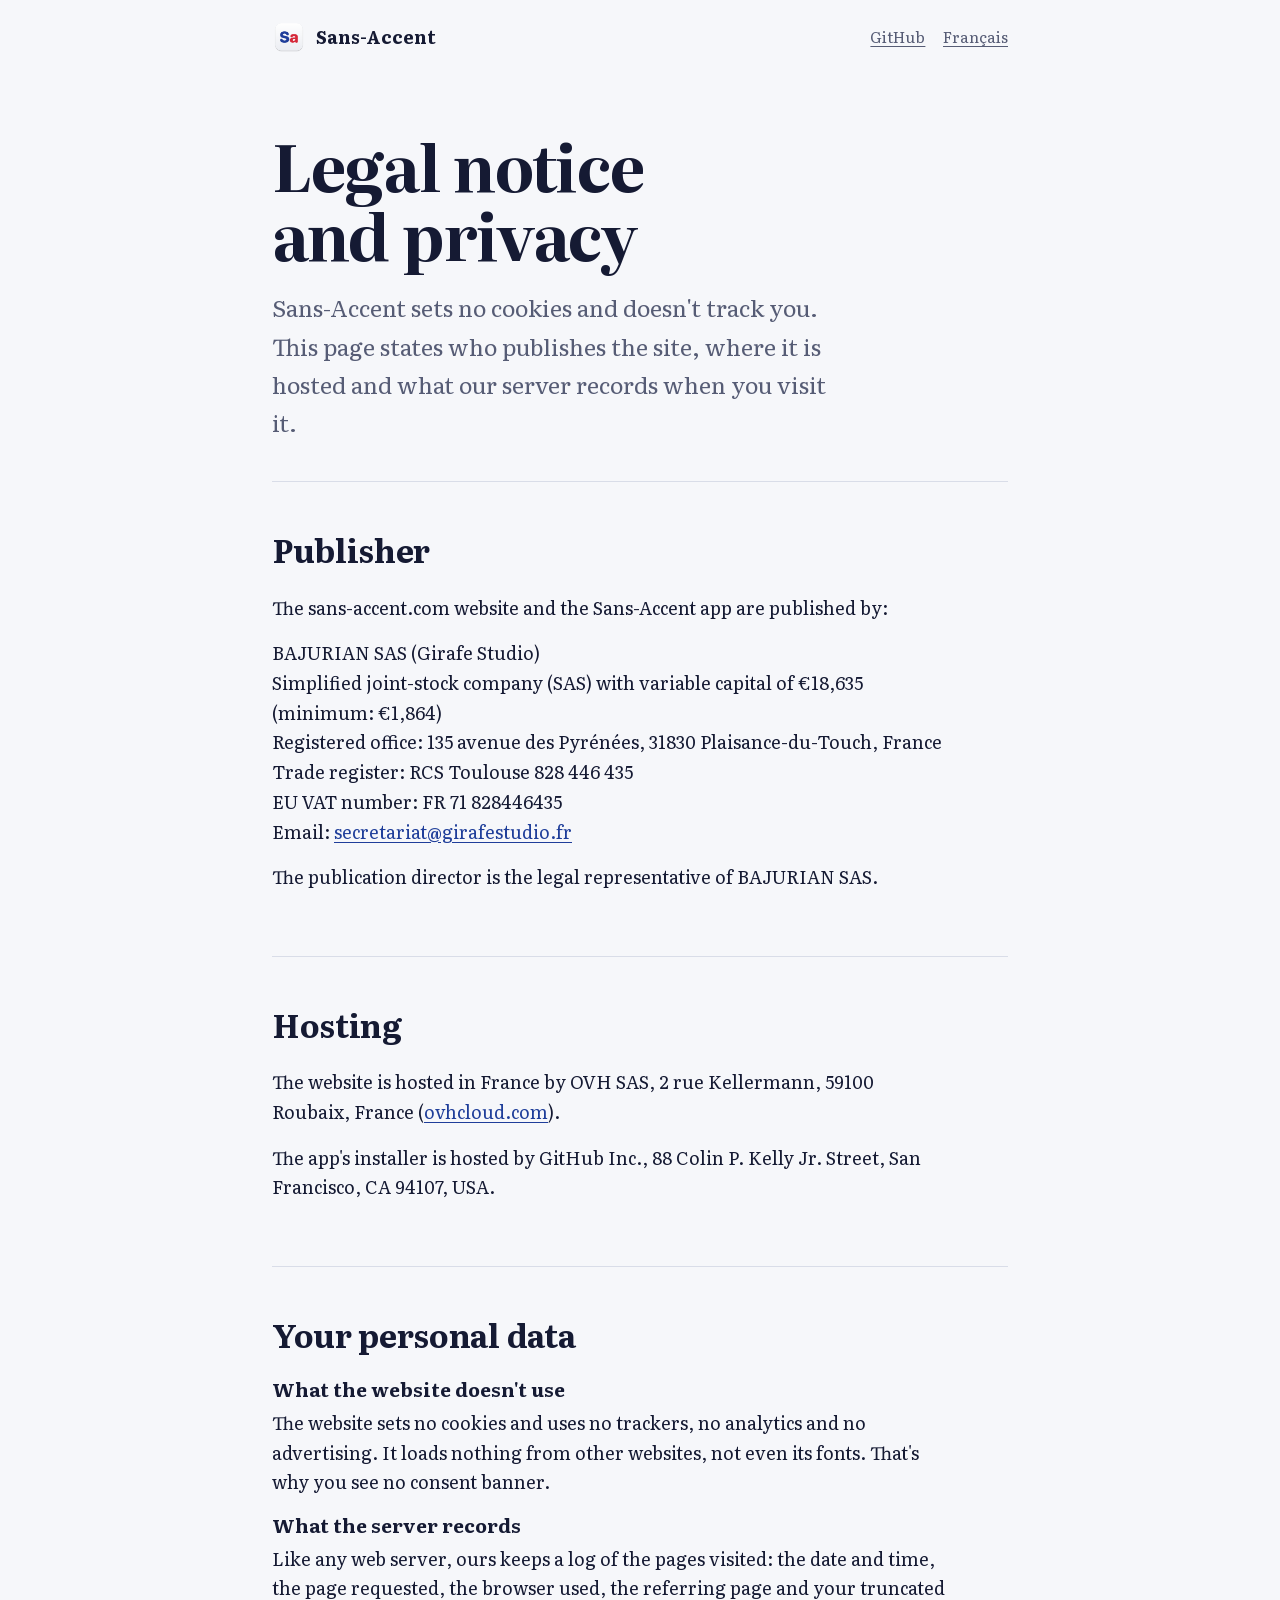
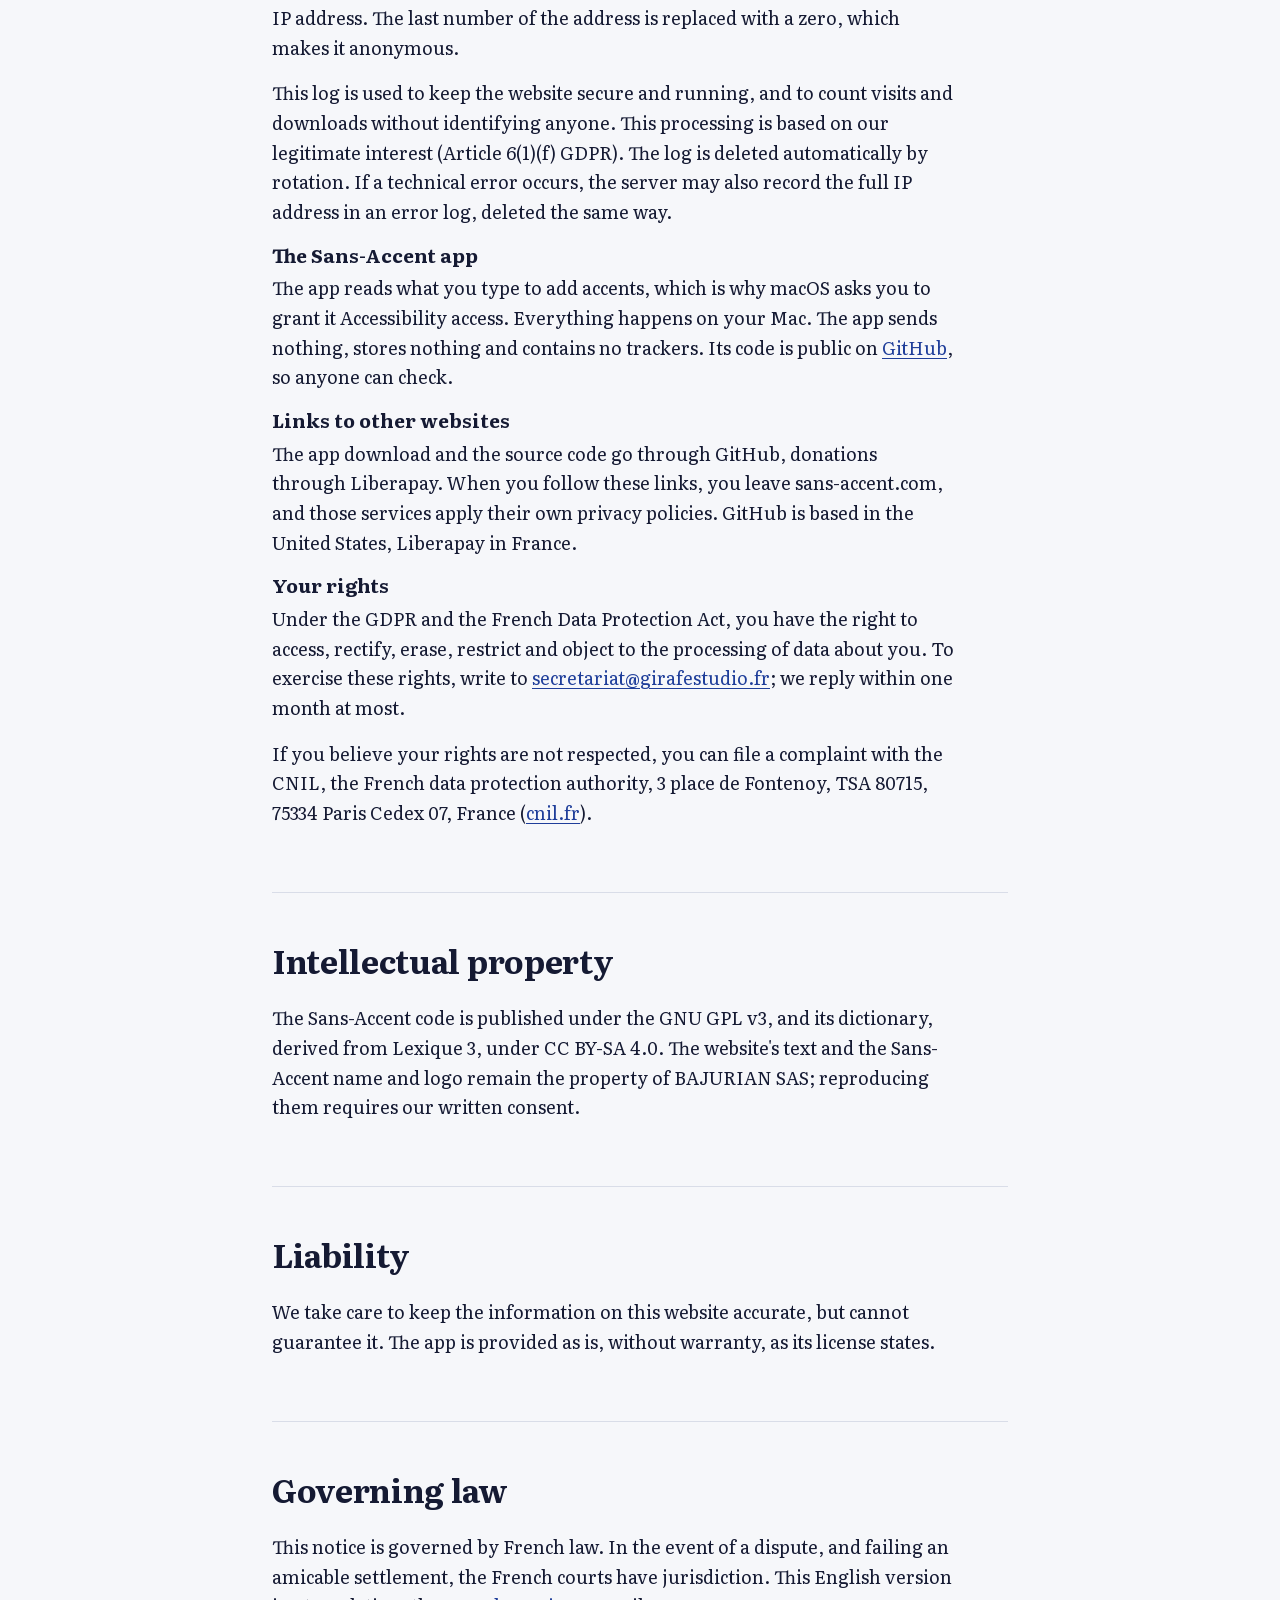
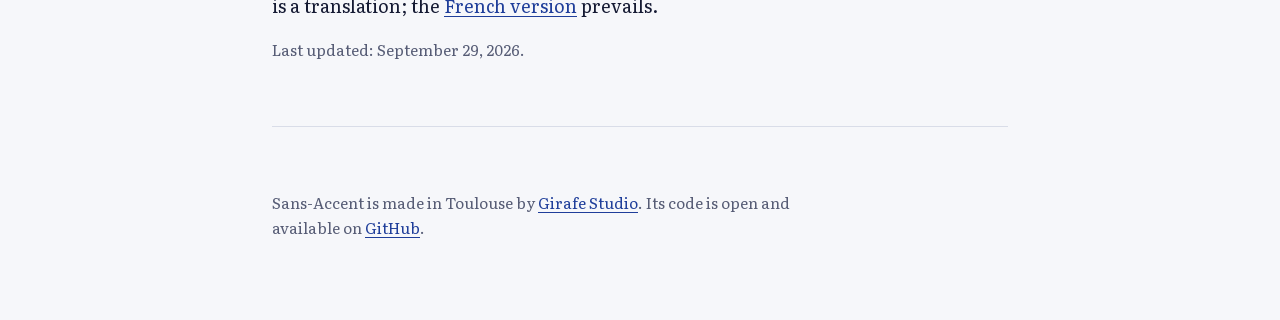
<file: site/en/legal/index.html>
<!doctype html>
<html lang="en">
<head>
  <meta charset="utf-8">
  <meta name="viewport" content="width=device-width, initial-scale=1">
  <title>Legal notice and privacy | Sans-Accent</title>
  <meta name="description" content="Publisher, host and personal data: what sans-accent.com and the Sans-Accent app record (almost nothing) and your rights.">
  <link rel="canonical" href="https://sans-accent.com/en/legal/">
  <link rel="alternate" hreflang="fr" href="https://sans-accent.com/mentions-legales/">
  <link rel="alternate" hreflang="en" href="https://sans-accent.com/en/legal/">
  <link rel="icon" href="../../assets/icon-256.png">
  <link rel="preload" href="../../assets/fonts/literata-normal-latin.woff2" as="font" type="font/woff2" crossorigin>
  <link rel="stylesheet" href="../../assets/fonts.css">
  <link rel="stylesheet" href="../../assets/style.css">
</head>
<body>
  <div class="page">
    <header class="top">
      <a class="brand" href="../"><img src="../../assets/icon-256.png" alt="">Sans-Accent</a>
      <nav><a href="https://github.com/antoineant/sans-accent">GitHub</a><a href="../../mentions-legales/" hreflang="fr" lang="fr">Français</a></nav>
    </header>

    <main class="legal">
      <div class="hero">
        <h1>Legal notice and privacy</h1>
        <p class="lead">Sans-Accent sets no cookies and doesn't track you. This page states who publishes the site, where it is hosted and what our server records when you visit it.</p>
      </div>

      <section aria-labelledby="publisher">
        <h2 id="publisher">Publisher</h2>
        <p>The sans-accent.com website and the Sans-Accent app are published by:</p>
        <p>BAJURIAN SAS (Girafe Studio)<br>
          Simplified joint-stock company (SAS) with variable capital of €18,635 (minimum: €1,864)<br>
          Registered office: 135 avenue des Pyrénées, 31830 Plaisance-du-Touch, France<br>
          Trade register: RCS Toulouse 828 446 435<br>
          EU VAT number: FR 71 828446435<br>
          Email: <a href="mailto:secretariat@girafestudio.fr">secretariat@girafestudio.fr</a></p>
        <p>The publication director is the legal representative of BAJURIAN SAS.</p>
      </section>

      <section aria-labelledby="hosting">
        <h2 id="hosting">Hosting</h2>
        <p>The website is hosted in France by OVH SAS, 2 rue Kellermann, 59100 Roubaix, France (<a href="https://www.ovhcloud.com">ovhcloud.com</a>).</p>
        <p>The app's installer is hosted by GitHub Inc., 88 Colin P. Kelly Jr. Street, San Francisco, CA 94107, USA.</p>
      </section>

      <section aria-labelledby="data">
        <h2 id="data">Your personal data</h2>

        <h3>What the website doesn't use</h3>
        <p>The website sets no cookies and uses no trackers, no analytics and no advertising. It loads nothing from other websites, not even its fonts. That's why you see no consent banner.</p>

        <h3>What the server records</h3>
        <p>Like any web server, ours keeps a log of the pages visited: the date and time, the page requested, the browser used, the referring page and your truncated IP address. The last number of the address is replaced with a zero, which makes it anonymous.</p>
        <p>This log is used to keep the website secure and running, and to count visits and downloads without identifying anyone. This processing is based on our legitimate interest (Article 6(1)(f) GDPR). The log is deleted automatically by rotation. If a technical error occurs, the server may also record the full IP address in an error log, deleted the same way.</p>

        <h3>The Sans-Accent app</h3>
        <p>The app reads what you type to add accents, which is why macOS asks you to grant it Accessibility access. Everything happens on your Mac. The app sends nothing, stores nothing and contains no trackers. Its code is public on <a href="https://github.com/antoineant/sans-accent">GitHub</a>, so anyone can check.</p>

        <h3>Links to other websites</h3>
        <p>The app download and the source code go through GitHub, donations through Liberapay. When you follow these links, you leave sans-accent.com, and those services apply their own privacy policies. GitHub is based in the United States, Liberapay in France.</p>

        <h3>Your rights</h3>
        <p>Under the GDPR and the French Data Protection Act, you have the right to access, rectify, erase, restrict and object to the processing of data about you. To exercise these rights, write to <a href="mailto:secretariat@girafestudio.fr">secretariat@girafestudio.fr</a>; we reply within one month at most.</p>
        <p>If you believe your rights are not respected, you can file a complaint with the CNIL, the French data protection authority, 3 place de Fontenoy, TSA 80715, 75334 Paris Cedex 07, France (<a href="https://www.cnil.fr">cnil.fr</a>).</p>
      </section>

      <section aria-labelledby="ip">
        <h2 id="ip">Intellectual property</h2>
        <p>The Sans-Accent code is published under the GNU GPL v3, and its dictionary, derived from Lexique&nbsp;3, under CC BY-SA 4.0. The website's text and the Sans-Accent name and logo remain the property of BAJURIAN SAS; reproducing them requires our written consent.</p>
      </section>

      <section aria-labelledby="liability">
        <h2 id="liability">Liability</h2>
        <p>We take care to keep the information on this website accurate, but cannot guarantee it. The app is provided as is, without warranty, as its license states.</p>
      </section>

      <section aria-labelledby="law">
        <h2 id="law">Governing law</h2>
        <p>This notice is governed by French law. In the event of a dispute, and failing an amicable settlement, the French courts have jurisdiction. This English version is a translation; the <a href="../../mentions-legales/">French version</a> prevails.</p>
        <p class="note">Last updated: September 29, 2026.</p>
      </section>
    </main>

    <footer>
      <p>Sans-Accent is made in Toulouse by <a href="https://www.girafestudio.fr">Girafe Studio</a>. Its code is open and available on <a href="https://github.com/antoineant/sans-accent">GitHub</a>.</p>
    </footer>
  </div>
</body>
</html>
</file>
<file: site/assets/fonts.css>
/* Literata (SIL Open Font License, see assets/fonts/OFL.txt), served from this site: no request to Google. */
@font-face {
  font-family: 'Literata';
  font-style: italic;
  font-weight: 500;
  font-display: swap;
  src: url(fonts/literata-italic-latin-ext.woff2) format('woff2');
  unicode-range: U+0100-02BA, U+02BD-02C5, U+02C7-02CC, U+02CE-02D7, U+02DD-02FF, U+0304, U+0308, U+0329, U+1D00-1DBF, U+1E00-1E9F, U+1EF2-1EFF, U+2020, U+20A0-20AB, U+20AD-20C0, U+2113, U+2C60-2C7F, U+A720-A7FF;
}
@font-face {
  font-family: 'Literata';
  font-style: italic;
  font-weight: 500;
  font-display: swap;
  src: url(fonts/literata-italic-latin.woff2) format('woff2');
  unicode-range: U+0000-00FF, U+0131, U+0152-0153, U+02BB-02BC, U+02C6, U+02DA, U+02DC, U+0304, U+0308, U+0329, U+2000-206F, U+20AC, U+2122, U+2191, U+2193, U+2212, U+2215, U+FEFF, U+FFFD;
}
@font-face {
  font-family: 'Literata';
  font-style: normal;
  font-weight: 400 800;
  font-display: swap;
  src: url(fonts/literata-normal-latin-ext.woff2) format('woff2');
  unicode-range: U+0100-02BA, U+02BD-02C5, U+02C7-02CC, U+02CE-02D7, U+02DD-02FF, U+0304, U+0308, U+0329, U+1D00-1DBF, U+1E00-1E9F, U+1EF2-1EFF, U+2020, U+20A0-20AB, U+20AD-20C0, U+2113, U+2C60-2C7F, U+A720-A7FF;
}
@font-face {
  font-family: 'Literata';
  font-style: normal;
  font-weight: 400 800;
  font-display: swap;
  src: url(fonts/literata-normal-latin.woff2) format('woff2');
  unicode-range: U+0000-00FF, U+0131, U+0152-0153, U+02BB-02BC, U+02C6, U+02DA, U+02DC, U+0304, U+0308, U+0329, U+2000-206F, U+20AC, U+2122, U+2191, U+2193, U+2212, U+2215, U+FEFF, U+FFFD;
}
</file>
<file: site/assets/style.css>
/* Sans-Accent: one serif family, the icon's navy and blue; red belongs to accents only. */
:root {
  --paper: #f6f7fa;
  --ink: #151a33;
  --muted: #565c75;
  --line: #d9dde8;
  --blue: #1f3e9a;
  --blue-ink: #ffffff;
  --red: #d62839;
  --field: #ffffff;
  --panel: #ffffff;
  color-scheme: light;
}
@media (prefers-color-scheme: dark) {
  :root:not([data-theme="light"]) {
    --paper: #0f1220;
    --ink: #eceef6;
    --muted: #a3a8bf;
    --line: #2a3050;
    --blue: #7f9bff;
    --blue-ink: #0f1220;
    --red: #ff5d6c;
    --field: #161a2d;
    --panel: #1c2138;
    color-scheme: dark;
  }
}
:root[data-theme="dark"] {
  --paper: #0f1220; --ink: #eceef6; --muted: #a3a8bf; --line: #2a3050; --blue: #7f9bff;
  --blue-ink: #0f1220; --red: #ff5d6c; --field: #161a2d; --panel: #1c2138; color-scheme: dark;
}

*, *::before, *::after { box-sizing: border-box; }
html { -webkit-text-size-adjust: 100%; }
body {
  margin: 0;
  background: var(--paper);
  color: var(--ink);
  font-family: "Literata", Georgia, serif;
  font-optical-sizing: auto;
  font-size: 1.125rem;
  line-height: 1.65;
}
.page { width: min(46rem, 100% - 32px); margin-inline: auto; }
a { color: var(--blue); text-underline-offset: 0.18em; }
:focus-visible { outline: 3px solid var(--blue); outline-offset: 3px; border-radius: 4px; }

/* Keys, drawn like keycaps */
.keys { white-space: nowrap; }
kbd {
  display: inline-block;
  min-width: 1.7em;
  padding: 0 0.35em;
  border: 1px solid var(--line);
  border-bottom-width: 2px;
  border-radius: 6px;
  background: var(--panel);
  font: 600 0.8em/1.6 system-ui, -apple-system, sans-serif;
  text-align: center;
  vertical-align: 0.1em;
}

/* Header */
.top {
  display: flex;
  align-items: center;
  justify-content: space-between;
  padding-block: 1.25rem;
}
.brand { display: flex; align-items: center; gap: 0.6rem; font-weight: 700; color: var(--ink); text-decoration: none; }
.brand img { width: 34px; height: 34px; }
.top nav { display: flex; gap: 1.1rem; }
.top nav a { color: var(--muted); font-size: 0.95rem; }

/* Hero */
.hero { padding-block: 3.5rem 2.5rem; }
h1 {
  margin: 0;
  font-size: clamp(2.3rem, 6.4vw, 4rem);
  line-height: 1.08;
  font-weight: 700;
  letter-spacing: -0.02em;
  max-width: 16ch;
  text-wrap: balance;
}
.lead { margin: 1.25rem 0 0; font-size: clamp(1.2rem, 2.6vw, 1.45rem); color: var(--muted); max-width: 40ch; }

/* The demo: a real field over a copy that paints the accents red */
.demo { margin-top: 2.25rem; }
.demo label { display: block; margin-bottom: 0.5rem; color: var(--muted); font-size: 1rem; }
.demo-box { position: relative; }
.demo-box textarea, .demo-box .mirror {
  margin: 0;
  width: 100%;
  min-height: 3.6em;
  padding: 0.7rem 0.9rem;
  border: 1.5px solid transparent;
  border-radius: 14px;
  font: 500 clamp(1.45rem, 3.8vw, 2.1rem)/1.45 "Literata", Georgia, serif;
  letter-spacing: 0;
  white-space: pre-wrap;
  overflow-wrap: break-word;
  overflow: hidden;
}
.demo-box .mirror {
  position: absolute;
  inset: 0;
  color: var(--ink);
  pointer-events: none;
}
.demo-box textarea {
  position: relative;
  display: block;
  resize: none;
  background: transparent;
  color: transparent;
  caret-color: var(--ink);
  border-color: var(--line);
}
.demo-box { background: var(--field); border-radius: 14px; }
.demo-box textarea:focus { outline: none; border-color: var(--blue); }
.demo-box textarea::placeholder { color: var(--muted); opacity: 0.7; }
.accent { color: var(--red); }
.accent.fresh { animation: pop 0.45s ease-out; display: inline-block; }
@keyframes pop { from { transform: translateY(-0.25em) scale(1.25); } to { transform: none; } }

.choices { display: flex; align-items: center; gap: 0.6rem; margin-top: 0.8rem; font-size: 1rem; color: var(--muted); }
.choices[hidden] { display: none; }
.choices button {
  font: 600 1.05rem/1 "Literata", Georgia, serif;
  min-width: 2.6rem;
  padding: 0.45rem 0.7rem;
  border: 1.5px solid var(--line);
  border-radius: 8px;
  background: var(--panel);
  color: var(--ink);
  cursor: pointer;
}
.choices button[aria-pressed="true"], .choices button.pressing { background: var(--blue); border-color: var(--blue); color: var(--blue-ink); }

/* Download */
.download { display: flex; flex-wrap: wrap; align-items: center; gap: 0.75rem 1.25rem; margin-top: 2.25rem; }
.button {
  display: inline-flex;
  align-items: center;
  gap: 0.6rem;
  padding: 0.85rem 1.35rem;
  border-radius: 12px;
  background: var(--blue);
  color: var(--blue-ink);
  font-weight: 700;
  text-decoration: none;
}
.button svg { width: 1.1em; height: 1.1em; }
.button.secondary { background: transparent; color: var(--blue); box-shadow: inset 0 0 0 1.5px var(--blue); }
.support { display: flex; flex-wrap: wrap; gap: 0.75rem; margin: 1.5rem 0 1rem; }
.note { color: var(--muted); font-size: 0.95rem; }
.download p { margin: 0; color: var(--muted); font-size: 0.95rem; max-width: 26ch; line-height: 1.45; }

/* Sections */
section { padding-block: 3rem; border-top: 1px solid var(--line); }
h2 { margin: 0 0 1.5rem; font-size: clamp(1.6rem, 3.4vw, 2rem); line-height: 1.2; letter-spacing: -0.01em; }
h3 { margin: 0 0 0.35rem; font-size: 1.2rem; line-height: 1.3; }
section p { margin: 0 0 1rem; max-width: 62ch; }

.feature {
  display: grid;
  grid-template-columns: 1fr 13rem;
  gap: 1.5rem 2.5rem;
  align-items: center;
  padding-block: 1.4rem;
}
.feature + .feature { border-top: 1px dashed var(--line); }
.feature p { margin: 0; }
.example { justify-self: end; font-size: 1.6rem; font-weight: 500; white-space: nowrap; }
.example .typed { color: var(--muted); }
.example .arrow { color: var(--muted); font-size: 1.1rem; margin-inline: 0.35rem; }

/* A small copy of the app's choice list */
.mini-list {
  justify-self: end;
  display: grid;
  gap: 2px;
  padding: 5px;
  width: 7.5rem;
  border-radius: 10px;
  background: var(--panel);
  box-shadow: 0 6px 24px rgb(21 26 51 / 0.14), 0 0 0 1px var(--line);
  font-size: 1.15rem;
}
.mini-list span { padding: 0.1rem 0.55rem; border-radius: 6px; }
.mini-list .on { background: var(--blue); color: var(--blue-ink); }
.mini-list small { padding: 0 0.55rem; font: 0.7rem/1.6 system-ui, sans-serif; color: var(--muted); }
.big-key { justify-self: end; font-size: 2.2rem; }

.faq h3 { margin-top: 1.6rem; }
.faq h3:first-child { margin-top: 0; }
.faq p { margin-bottom: 0; }

table { width: 100%; max-width: 40rem; margin: 0.5rem 0 1.25rem; border-collapse: collapse; font-size: 1rem; }
th, td { padding: 0.55rem 0.75rem 0.55rem 0; text-align: left; vertical-align: top; border-bottom: 1px solid var(--line); }
th { font-weight: 700; }
td:first-child { font-weight: 600; }

ol.steps { margin: 0; padding: 0; list-style: none; counter-reset: step; }
ol.steps li { counter-increment: step; display: grid; grid-template-columns: 2.4rem 1fr; gap: 0.8rem; margin-bottom: 1rem; max-width: 62ch; }
ol.steps li::before {
  content: counter(step);
  font-size: 1.6rem;
  font-weight: 700;
  line-height: 1.1;
  color: var(--blue);
  font-variant-numeric: oldstyle-nums;
}

footer { padding-block: 3rem 4rem; border-top: 1px solid var(--line); }
footer p { color: var(--muted); font-size: 0.95rem; max-width: 60ch; }

@media (max-width: 640px) {
  .hero { padding-block: 2rem 1.5rem; }
  .feature { grid-template-columns: 1fr; }
  .example, .mini-list, .big-key { justify-self: start; }
}
@media (prefers-reduced-motion: reduce) {
  .accent.fresh { animation: none; }
}
</file>
